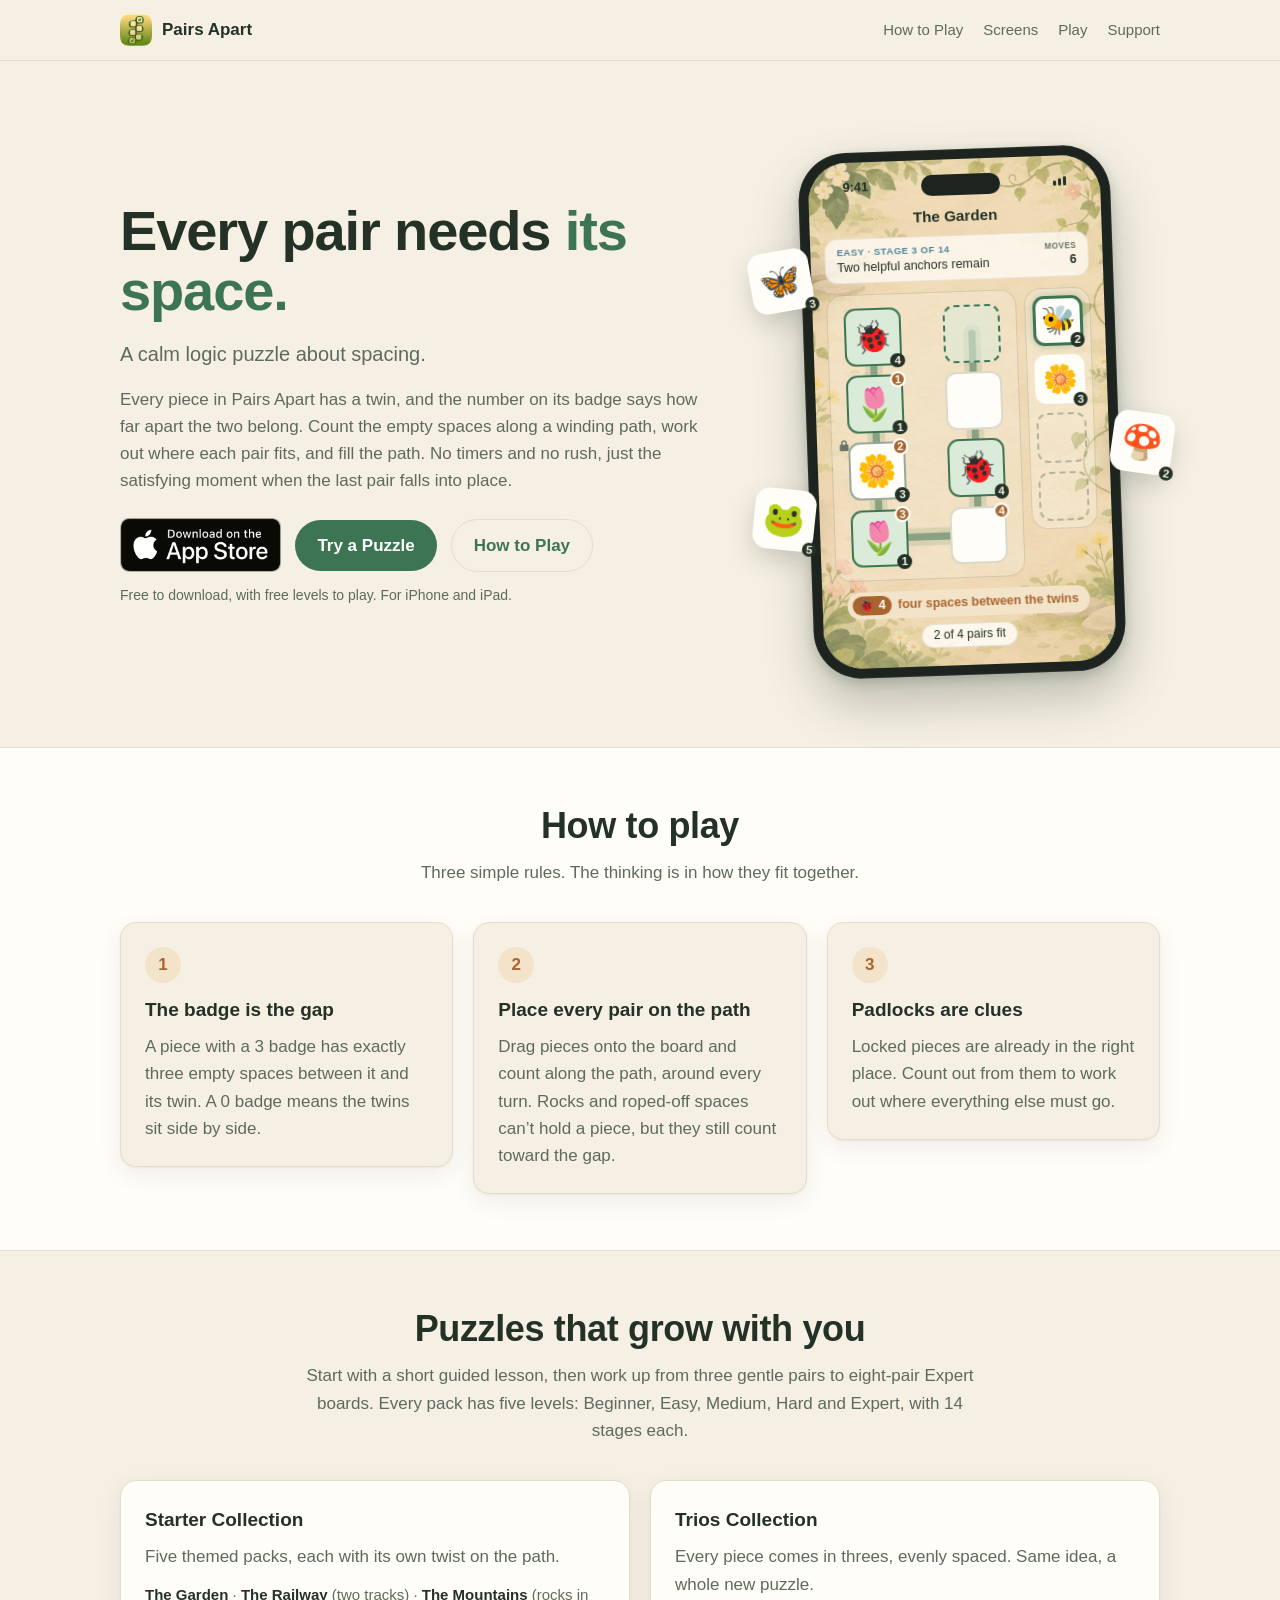
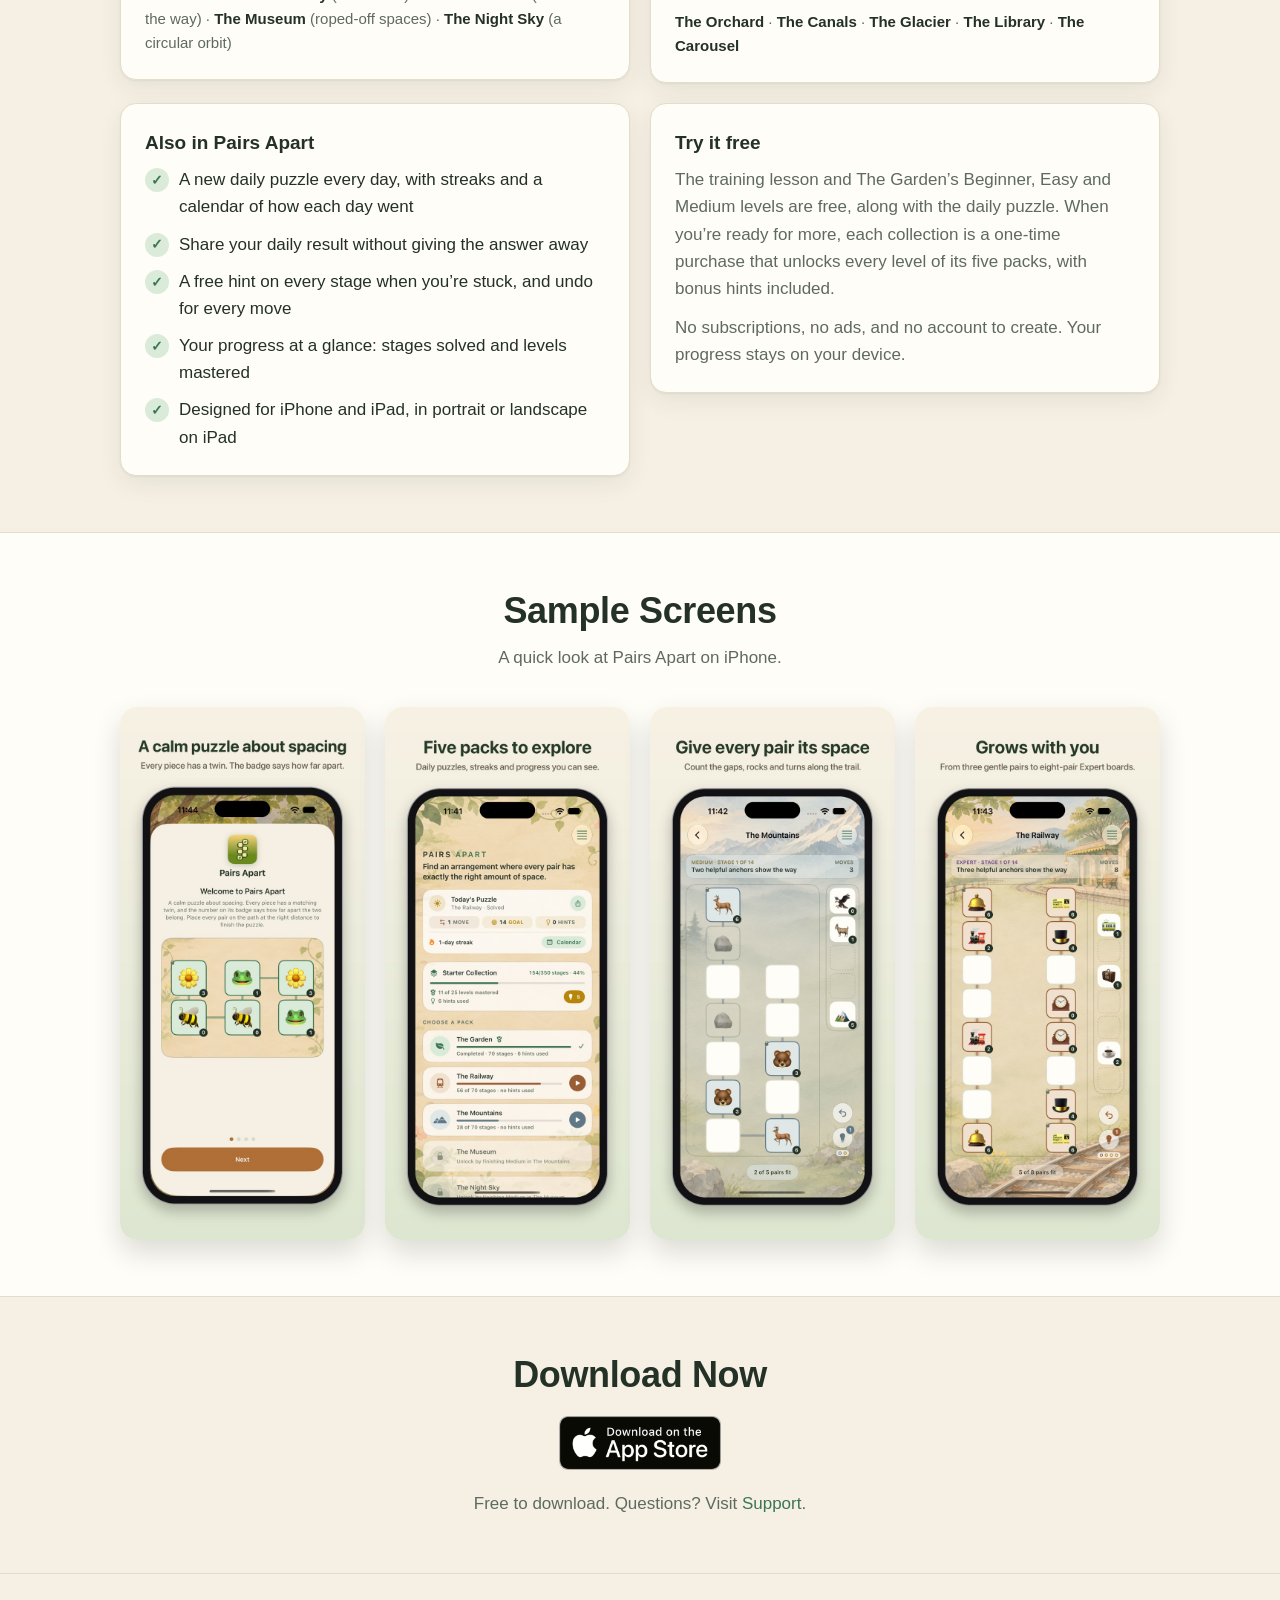
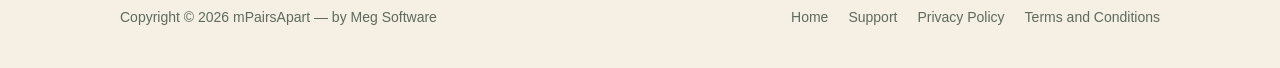
<file: index.html>
<!doctype html>
<html lang="en">
<head>
  <meta charset="utf-8">
  <meta name="viewport" content="width=device-width, initial-scale=1">
  <title>Pairs Apart — A calm puzzle about spacing</title>
  <meta name="description" content="Pairs Apart is a calm logic puzzle for iPhone and iPad. Every piece has a twin, and the badge says how far apart they belong. Count the gaps and fill the path.">
  <link rel="canonical" href="https://www.mpairsapart.com/">
  <meta property="og:type" content="website">
  <meta property="og:site_name" content="Pairs Apart">
  <meta property="og:title" content="Pairs Apart — A calm puzzle about spacing">
  <meta property="og:description" content="Every piece has a twin, and the badge says how far apart they belong. A calm logic puzzle for iPhone and iPad.">
  <meta property="og:url" content="https://www.mpairsapart.com/">
  <meta property="og:image" content="https://www.mpairsapart.com/Images/icon-512.png">
  <meta name="twitter:card" content="summary">
  <link rel="icon" type="image/png" href="Images/icon-192.png">
  <link rel="apple-touch-icon" href="Images/apple-touch-icon.png">
  <link rel="stylesheet" href="styles.css?v=3">
</head>
<body>
  <header class="site-header">
    <div class="wrap">
      <a class="brand" href="./"><img src="Images/icon-192.png" alt="">Pairs Apart</a>
      <nav class="nav" aria-label="Main">
        <a class="hide-small" href="#how-to-play">How to Play</a>
        <a class="hide-small" href="#screens">Screens</a>
        <a href="play/">Play</a>
        <a href="support/">Support</a>
      </nav>
    </div>
  </header>

  <main>
    <!-- Hero -->
    <section class="hero">
      <div class="wrap">
        <div>
          <h1>Every pair needs <span class="accent">its space.</span></h1>
          <p class="lead">A calm logic puzzle about spacing.</p>
          <p>Every piece in Pairs Apart has a twin, and the number on its badge says how far apart the two belong. Count the empty spaces along a winding path, work out where each pair fits, and fill the path. No timers and no rush, just the satisfying moment when the last pair falls into place.</p>
          <div class="actions">
            <a class="app-store-badge" href="https://apps.apple.com/app/id6838340865"><img src="Images/appstore-black.png" alt="Download on the App Store" width="162" height="54"></a>
            <a class="button" href="play/">Try a Puzzle</a>
            <a class="button secondary" href="#how-to-play">How to Play</a>
          </div>
          <p class="note">Free to download, with free levels to play. For iPhone and iPad.</p>
        </div>
        <div class="hero-art" role="img" aria-label="Pairs Apart on iPhone: a Garden puzzle in progress. The two ladybirds have a 4 badge and sit four spaces apart along the winding path.">
          <div class="float-tile t1" aria-hidden="true"><span class="e">🦋</span><span class="b">3</span></div>
          <div class="float-tile t2" aria-hidden="true"><span class="e">🍄</span><span class="b">2</span></div>
          <div class="float-tile t3" aria-hidden="true"><span class="e">🐸</span><span class="b">5</span></div>
          <div class="phone" aria-hidden="true">
            <div class="screen">
              <div class="status"><span>9:41</span><span class="island"></span><span class="bars"><i></i><i></i><i></i></span></div>
              <div class="p-title">The Garden</div>
              <div class="p-info">
                <div><div class="p-eyebrow">Easy · Stage 3 of 14</div><div class="p-line">Two helpful anchors remain</div></div>
                <div class="p-moves"><div class="p-eyebrow">Moves</div><b>6</b></div>
              </div>
              <div class="p-play">
                <div class="p-board">
                  <svg viewBox="0 0 98 162" preserveAspectRatio="none"><path d="M18 18V144H80V18" fill="none" stroke="rgba(61,117,82,.14)" stroke-width="11" stroke-linecap="round" stroke-linejoin="round"/><path d="M18 18V144H80V18" fill="none" stroke="rgba(61,117,82,.5)" stroke-width="4.5" stroke-linecap="round" stroke-linejoin="round"/></svg>
                  <div class="p-slot ok" style="grid-area:1/1"><span class="e">🐞</span><span class="b">4</span></div>
                  <div class="p-slot ok" style="grid-area:2/1"><span class="e">🌷</span><span class="b">1</span><span class="n">1</span></div>
                  <div class="p-slot lock" style="grid-area:3/1"><svg class="lk" viewBox="0 0 16 16" fill="currentColor"><path d="M4.5 7V5a3.5 3.5 0 0 1 7 0v2h.5A1.5 1.5 0 0 1 13.5 8.5v5A1.5 1.5 0 0 1 12 15H4a1.5 1.5 0 0 1-1.5-1.5v-5A1.5 1.5 0 0 1 4 7h.5Zm1.6 0h3.8V5a1.9 1.9 0 0 0-3.8 0v2Z"/></svg><span class="e">🌼</span><span class="b">3</span><span class="n">2</span></div>
                  <div class="p-slot ok" style="grid-area:4/1"><span class="e">🌷</span><span class="b">1</span><span class="n">3</span></div>
                  <div class="p-slot" style="grid-area:4/2"><span class="n">4</span></div>
                  <div class="p-slot ok" style="grid-area:3/2"><span class="e">🐞</span><span class="b">4</span></div>
                  <div class="p-slot" style="grid-area:2/2"></div>
                  <div class="p-slot drop" style="grid-area:1/2"></div>
                </div>
                <div class="p-tray">
                  <div class="p-piece sel"><span class="e">🐝</span><span class="b">2</span></div>
                  <div class="p-piece"><span class="e">🌼</span><span class="b">3</span></div>
                  <div class="p-piece empty"></div>
                  <div class="p-piece empty"></div>
                </div>
              </div>
              <div class="p-callout"><span>🐞 4</span> four spaces between the twins</div>
              <div class="p-pill">2 of 4 pairs fit</div>
            </div>
          </div>
        </div>
      </div>
    </section>

    <!-- How to play -->
    <section class="band" id="how-to-play">
      <div class="wrap">
        <h2>How to play</h2>
        <p class="section-lead">Three simple rules. The thinking is in how they fit together.</p>
        <div class="three-col">
          <div class="card">
            <span class="step-number">1</span>
            <h3>The badge is the gap</h3>
            <p>A piece with a 3 badge has exactly three empty spaces between it and its twin. A 0 badge means the twins sit side by side.</p>
          </div>
          <div class="card">
            <span class="step-number">2</span>
            <h3>Place every pair on the path</h3>
            <p>Drag pieces onto the board and count along the path, around every turn. Rocks and roped-off spaces can’t hold a piece, but they still count toward the gap.</p>
          </div>
          <div class="card">
            <span class="step-number">3</span>
            <h3>Padlocks are clues</h3>
            <p>Locked pieces are already in the right place. Count out from them to work out where everything else must go.</p>
          </div>
        </div>
      </div>
    </section>

    <!-- What's inside -->
    <section id="about">
      <div class="wrap">
        <h2>Puzzles that grow with you</h2>
        <p class="section-lead">Start with a short guided lesson, then work up from three gentle pairs to eight-pair Expert boards. Every pack has five levels: Beginner, Easy, Medium, Hard and Expert, with 14 stages each.</p>
        <div class="two-col">
          <div class="card">
            <h3>Starter Collection</h3>
            <p>Five themed packs, each with its own twist on the path.</p>
            <p class="pack-list"><strong>The Garden</strong> · <strong>The Railway</strong> (two tracks) · <strong>The Mountains</strong> (rocks in the way) · <strong>The Museum</strong> (roped-off spaces) · <strong>The Night Sky</strong> (a circular orbit)</p>
          </div>
          <div class="card">
            <h3>Trios Collection</h3>
            <p>Every piece comes in threes, evenly spaced. Same idea, a whole new puzzle.</p>
            <p class="pack-list"><strong>The Orchard</strong> · <strong>The Canals</strong> · <strong>The Glacier</strong> · <strong>The Library</strong> · <strong>The Carousel</strong></p>
          </div>
        </div>
        <div class="two-col" style="margin-top: 20px;">
          <div class="card">
            <h3>Also in Pairs Apart</h3>
            <ul class="feature-list">
              <li>A new daily puzzle every day, with streaks and a calendar of how each day went</li>
              <li>Share your daily result without giving the answer away</li>
              <li>A free hint on every stage when you’re stuck, and undo for every move</li>
              <li>Your progress at a glance: stages solved and levels mastered</li>
              <li>Designed for iPhone and iPad, in portrait or landscape on iPad</li>
            </ul>
          </div>
          <div class="card">
            <h3>Try it free</h3>
            <p>The training lesson and The Garden’s Beginner, Easy and Medium levels are free, along with the daily puzzle. When you’re ready for more, each collection is a one-time purchase that unlocks every level of its five packs, with bonus hints included.</p>
            <p>No subscriptions, no ads, and no account to create. Your progress stays on your device.</p>
          </div>
        </div>
      </div>
    </section>

    <!-- Screens -->
    <section class="band" id="screens">
      <div class="wrap">
        <h2>Sample Screens</h2>
        <p class="section-lead">A quick look at Pairs Apart on iPhone.</p>
        <div class="screens">
          <img src="Images/welcome-web.jpg" alt="Welcome to Pairs Apart: every piece has a twin, and the badge says how far apart" width="660" height="1434" loading="lazy">
          <img src="Images/home-web.jpg" alt="The home screen with today’s puzzle, a daily streak, collection progress and five packs to explore" width="660" height="1434" loading="lazy">
          <img src="Images/mountains-web.jpg" alt="A Medium puzzle in The Mountains, counting the gaps around rocks along the trail" width="660" height="1434" loading="lazy">
          <img src="Images/railway-web.jpg" alt="An eight-pair Expert puzzle in The Railway, with two winding tracks" width="660" height="1434" loading="lazy">
        </div>
      </div>
    </section>

    <!-- Download -->
    <section class="download">
      <div class="wrap">
        <h2>Download Now</h2>
        <a class="app-store-badge" href="https://apps.apple.com/app/id6838340865"><img src="Images/appstore-black.png" alt="Download on the App Store" width="162" height="54"></a>
        <p>Free to download. Questions? Visit <a href="support/">Support</a>.</p>
      </div>
    </section>
  </main>

  <footer class="site-footer">
    <div class="wrap">
      <span>Copyright © 2026 mPairsApart — by Meg Software</span>
      <nav aria-label="Footer">
        <a href="./">Home</a>
        <a href="support/">Support</a>
        <a href="privacy-policy/">Privacy Policy</a>
        <a href="terms-and-conditions/">Terms and Conditions</a>
      </nav>
    </div>
  </footer>
</body>
</html>
</file>
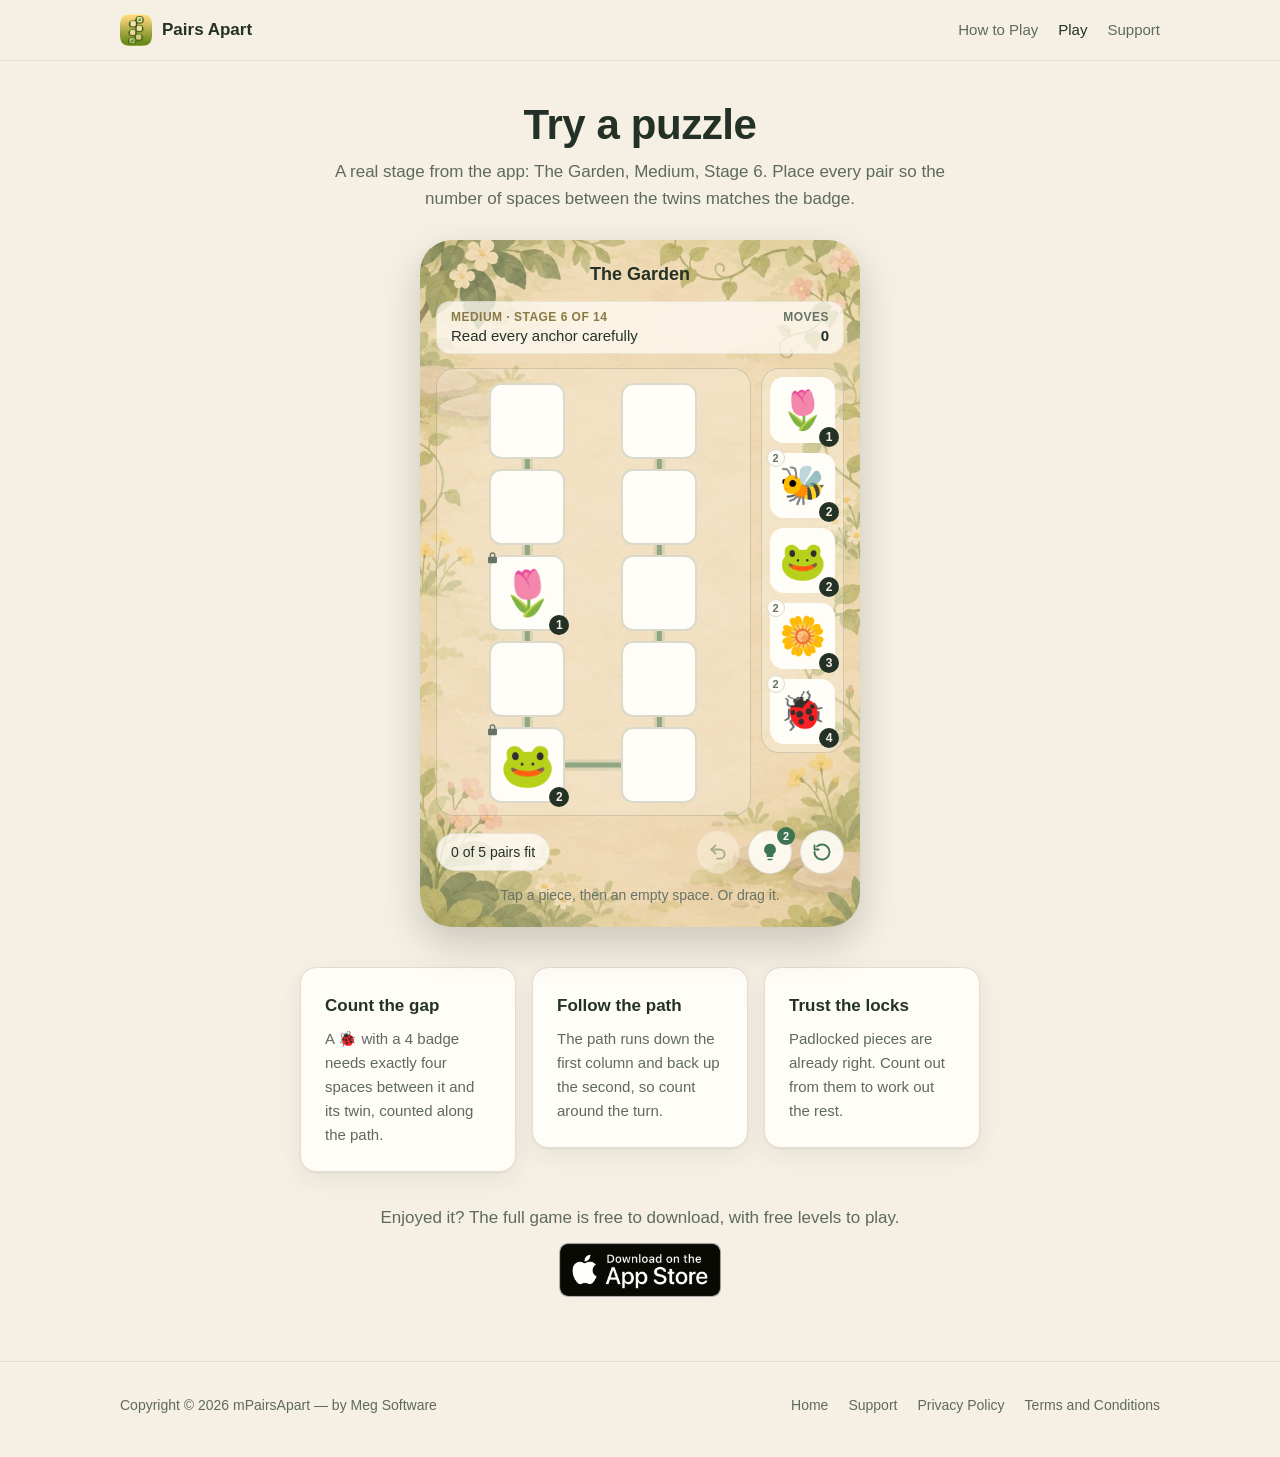
<file: play/index.html>
<!doctype html>
<html lang="en">
<head>
  <meta charset="utf-8">
  <meta name="viewport" content="width=device-width, initial-scale=1">
  <title>Play a Puzzle — Pairs Apart</title>
  <meta name="description" content="Try a real Pairs Apart puzzle in your browser: The Garden, Medium, Stage 6. Place each pair so the badge matches the gap between them.">
  <link rel="canonical" href="https://www.mpairsapart.com/play/">
  <meta property="og:type" content="website">
  <meta property="og:site_name" content="Pairs Apart">
  <meta property="og:title" content="Play a Pairs Apart puzzle">
  <meta property="og:description" content="The Garden, Medium, Stage 6. Five pairs, ten spaces, two anchors. Can you give every pair its space?">
  <meta property="og:url" content="https://www.mpairsapart.com/play/">
  <meta property="og:image" content="https://www.mpairsapart.com/Images/icon-512.png">
  <link rel="icon" type="image/png" href="../Images/icon-192.png">
  <link rel="apple-touch-icon" href="../Images/apple-touch-icon.png">
  <link rel="stylesheet" href="../styles.css?v=3">
  <style>
    /* The game screen keeps the app's light look in both site themes,
       like a phone screen sitting on the page. Colours from Theme.swift. */
    .game-wrap { padding: 40px 0 56px; }
    .game-intro { text-align: center; max-width: 620px; margin: 0 auto 28px; }
    .game-intro h1 { font-size: clamp(30px, 5vw, 42px); line-height: 1.12; letter-spacing: -0.01em; margin: 0 0 10px; }
    .game-intro p { color: var(--muted); margin: 0; }

    .game {
      --g-bg: #f5f0e3;
      --g-surface: #fffdf7;
      --g-ink: #243127;
      --g-muted: #667366;
      --g-accent: #3d7552;
      --g-soft: #dbebd9;
      --g-track: #dbd9c9;
      --g-error: #a84f45;
      --g-medium: #8c7a45;
      --tile: 68px;
      position: relative;
      max-width: 440px;
      margin: 0 auto;
      padding: 18px 16px 20px;
      border-radius: 32px;
      color: var(--g-ink);
      background: var(--g-bg);
      box-shadow: 0 16px 40px rgba(0, 0, 0, 0.18);
      overflow: hidden;
      isolation: isolate;
      user-select: none;
      -webkit-user-select: none;
      -webkit-touch-callout: none;
    }
    .game::before {
      content: "";
      position: absolute;
      inset: 0;
      z-index: -1;
      background: url("../Images/garden-web.jpg") center / cover no-repeat;
      opacity: 0.85;
      mix-blend-mode: multiply;
    }

    .g-title { text-align: center; font-weight: 700; font-size: 18px; margin: 2px 0 12px; }

    .g-info {
      display: flex;
      justify-content: space-between;
      align-items: flex-end;
      gap: 12px;
      padding: 8px 14px;
      border-radius: 14px;
      background: rgba(255, 253, 247, 0.72);
      border: 1px solid rgba(36, 49, 39, 0.08);
      margin-bottom: 14px;
      line-height: 1.3;
    }
    .g-eyebrow { font-size: 12px; font-weight: 700; letter-spacing: 0.04em; text-transform: uppercase; color: var(--g-medium); }
    .g-challenge { font-size: 15px; }
    .g-moves { text-align: right; }
    .g-moves .g-eyebrow { color: var(--g-muted); }
    .g-moves strong { display: block; font-size: 15px; font-variant-numeric: tabular-nums; }

    .g-play { display: flex; gap: 10px; align-items: flex-start; }

    .g-board {
      position: relative;
      flex: 1;
      min-width: 0;
      border-radius: 18px;
      border: 1px solid rgba(36, 49, 39, 0.16);
      background: rgba(255, 253, 247, 0.18);
    }
    .g-board svg { position: absolute; inset: 0; width: 100%; height: 100%; pointer-events: none; }

    .slot, .tray-piece {
      position: absolute;
      width: var(--tile);
      height: var(--tile);
      border-radius: 12px;
      border: 2px solid var(--g-track);
      background: var(--g-surface);
      padding: 0;
      font: inherit;
      color: inherit;
      cursor: pointer;
      touch-action: none;
      transition: border-color 0.15s, background-color 0.15s, transform 0.15s;
    }
    .slot:focus-visible, .tray-piece:focus-visible { outline: 3px solid var(--g-accent); outline-offset: 2px; }
    .slot.locked { cursor: default; }
    .slot.correct { background: var(--g-soft); border-color: var(--g-accent); }
    .slot.incorrect { border-color: var(--g-error); animation: pulse 1.2s ease-in-out infinite; }
    .slot.drop-target { border-color: var(--g-accent); border-width: 4px; }
    .slot.can-place { border-color: rgba(61, 117, 82, 0.55); }
    .slot.dragging-source .piece { opacity: 0.25; }
    @keyframes pulse {
      0%, 100% { box-shadow: inset 0 0 0 40px rgba(168, 79, 69, 0); }
      50% { box-shadow: inset 0 0 0 40px rgba(168, 79, 69, 0.16); }
    }

    .piece { position: absolute; inset: 0; display: grid; place-items: center; pointer-events: none; }
    .piece .emoji { font-size: calc(var(--tile) * 0.58); line-height: 1; }
    .piece .badge {
      position: absolute;
      right: -6px;
      bottom: -6px;
      min-width: 20px;
      height: 20px;
      padding: 0 5px;
      border-radius: 999px;
      background: var(--g-ink);
      color: var(--g-bg);
      font-size: 12px;
      font-weight: 700;
      line-height: 20px;
      text-align: center;
      font-variant-numeric: tabular-nums;
    }
    .piece .lock {
      position: absolute;
      left: -5px;
      top: -6px;
      width: 13px;
      height: 13px;
      color: var(--g-muted);
    }
    .piece .lock.hint { color: var(--g-accent); }


    .g-tray {
      position: relative;
      flex: none;
      display: flex;
      flex-direction: column;
      gap: 10px;
      padding: 8px;
      border-radius: 18px;
      border: 1px solid rgba(36, 49, 39, 0.16);
      background: rgba(255, 253, 247, 0.28);
    }
    .tray-piece { position: relative; width: calc(var(--tile) * 0.86); height: calc(var(--tile) * 0.86); border-color: transparent; border-radius: 14px; }
    .tray-piece .piece .emoji { font-size: calc(var(--tile) * 0.5); }
    .tray-piece.selected { border: 3px solid var(--g-accent); box-shadow: 0 0 10px rgba(61, 117, 82, 0.35); }
    .tray-piece.empty { background: transparent; border: 2px dashed rgba(102, 115, 102, 0.45); cursor: default; }
    .tray-piece .left {
      position: absolute;
      left: -5px;
      top: -6px;
      min-width: 18px;
      height: 18px;
      border-radius: 999px;
      background: var(--g-surface);
      border: 1px solid var(--g-track);
      color: var(--g-muted);
      font-size: 11px;
      font-weight: 700;
      line-height: 16px;
      text-align: center;
    }

    .g-footer { display: flex; align-items: center; justify-content: space-between; gap: 10px; margin-top: 14px; }
    .g-status {
      padding: 7px 14px;
      border-radius: 999px;
      background: rgba(255, 253, 247, 0.8);
      border: 1px solid rgba(36, 49, 39, 0.1);
      font-size: 14px;
      white-space: nowrap;
    }
    .g-tools { display: flex; gap: 8px; }
    .g-tool {
      position: relative;
      width: 44px;
      height: 44px;
      border-radius: 50%;
      border: 1px solid rgba(36, 49, 39, 0.12);
      background: rgba(255, 253, 247, 0.9);
      color: var(--g-accent);
      display: grid;
      place-items: center;
      cursor: pointer;
      padding: 0;
    }
    .g-tool:disabled { opacity: 0.4; cursor: default; }
    .g-tool svg { width: 20px; height: 20px; }
    .g-tool .n {
      position: absolute;
      top: -4px;
      right: -4px;
      min-width: 18px;
      height: 18px;
      border-radius: 999px;
      background: var(--g-accent);
      color: #fff;
      font-size: 11px;
      font-weight: 700;
      line-height: 18px;
      text-align: center;
    }
    .g-message { min-height: 1.4em; margin: 10px 4px 0; text-align: center; font-size: 14px; color: var(--g-muted); }

    .ghost {
      position: fixed;
      z-index: 100;
      width: var(--tile);
      height: var(--tile);
      border-radius: 12px;
      border: 2px solid var(--g-accent);
      background: var(--g-surface);
      box-shadow: 0 10px 24px rgba(0, 0, 0, 0.22);
      pointer-events: none;
      transform: translate(-50%, -50%) scale(1.08);
    }

    .g-done {
      position: absolute;
      inset: 0;
      display: none;
      place-items: center;
      padding: 24px;
      background: rgba(245, 240, 227, 0.78);
      backdrop-filter: blur(3px);
      -webkit-backdrop-filter: blur(3px);
      z-index: 5;
    }
    .g-done.show { display: grid; animation: fade 0.35s ease-out; }
    @keyframes fade { from { opacity: 0; } to { opacity: 1; } }
    .g-done-card {
      max-width: 320px;
      text-align: center;
      padding: 26px 22px 22px;
      border-radius: 22px;
      background: var(--g-surface);
      box-shadow: 0 12px 32px rgba(0, 0, 0, 0.16);
    }
    .g-done-card .big { font-size: 44px; line-height: 1; margin-bottom: 8px; }
    .g-done-card h2 { font-size: 24px; margin: 0 0 6px; text-align: center; color: var(--g-ink); }
    .g-done-card p { margin: 0 0 16px; color: var(--g-muted); font-size: 15px; }
    .g-done-card .app-store-badge { display: inline-block; margin-bottom: 10px; }
    .g-link { background: none; border: 0; padding: 4px; font: inherit; font-size: 15px; color: var(--g-accent); cursor: pointer; }

    .play-help { max-width: 680px; margin: 40px auto 0; }
    .play-help .three-col { gap: 16px; }
    .play-help .card h3 { font-size: 17px; }
    .play-help .card p { font-size: 15px; }
    .play-cta { text-align: center; margin-top: 32px; }
    .play-cta p { color: var(--muted); margin: 0 0 12px; }
    .play-cta .app-store-badge { display: inline-block; }

    .g-pack { display: none; }

    /* Phones: the game comes first and fills the screen below the header.
       The header scrolls away, the intro moves below the game, the pack
       name joins the stage line, and the spacing tightens. The script
       then sizes the tiles so the whole game fits the screen's height. */
    @media (max-width: 640px) {
      .site-header { position: static; }
      .game-wrap { padding: 8px 0 32px; }
      .game-wrap > .wrap { display: flex; flex-direction: column; padding: 0 8px; }
      .game-intro { order: 2; margin: 28px auto 0; padding: 0 8px; }
      .game-intro h1 { font-size: 26px; }
      .game-intro p { font-size: 15px; }
      .play-help { order: 3; margin-top: 24px; padding: 0 8px; }
      .game { padding: 10px 10px 8px; border-radius: 24px; }
      .g-title { display: none; }
      .g-pack { display: inline; }
      .g-info { padding: 6px 10px; margin-bottom: 8px; border-radius: 12px; }
      .g-eyebrow { font-size: 11px; }
      .g-challenge { font-size: 14px; }
      .g-moves strong { font-size: 14px; }
      .g-play { gap: 8px; }
      .g-tray { gap: 8px; padding: 6px; }
      .g-footer { margin-top: 8px; }
      .g-status { padding: 6px 12px; font-size: 13px; }
      .g-tool { width: 40px; height: 40px; }
      .g-message { min-height: 1.3em; margin: 6px 4px 0; font-size: 13px; }
    }
    @media (prefers-reduced-motion: reduce) {
      .slot.incorrect, .g-done.show { animation: none; }
    }
  </style>
</head>
<body>
  <header class="site-header">
    <div class="wrap">
      <a class="brand" href="../"><img src="../Images/icon-192.png" alt="">Pairs Apart</a>
      <nav class="nav" aria-label="Main">
        <a class="hide-small" href="../#how-to-play">How to Play</a>
        <a href="../play/" aria-current="page">Play</a>
        <a href="../support/">Support</a>
      </nav>
    </div>
  </header>

  <main class="game-wrap">
    <div class="wrap">
      <div class="game-intro">
        <h1>Try a puzzle</h1>
        <p>A real stage from the app: The Garden, Medium, Stage 6. Place every pair so the number of spaces between the twins matches the badge.</p>
      </div>

      <section class="game" id="game" aria-label="Pairs Apart puzzle">
        <div class="g-title">The Garden</div>
        <div class="g-info">
          <div>
            <div class="g-eyebrow"><span class="g-pack">The Garden · </span>Medium · Stage 6 of 14</div>
            <div class="g-challenge">Read every anchor carefully</div>
          </div>
          <div class="g-moves">
            <div class="g-eyebrow">Moves</div>
            <strong id="moves">0</strong>
          </div>
        </div>

        <div class="g-play">
          <div class="g-board" id="board" role="group" aria-label="Winding path with 10 spaces"></div>
          <div class="g-tray" id="tray" role="group" aria-label="Pieces to place"></div>
        </div>

        <div class="g-footer">
          <div class="g-status" id="status" aria-live="polite">0 of 5 pairs fit</div>
          <div class="g-tools">
            <button class="g-tool" id="undo" type="button" aria-label="Undo" title="Undo">
              <svg viewBox="0 0 24 24" fill="none" stroke="currentColor" stroke-width="2.2" stroke-linecap="round" stroke-linejoin="round"><path d="M9 14 4 9l5-5"/><path d="M4 9h10.5a5.5 5.5 0 0 1 0 11H11"/></svg>
            </button>
            <button class="g-tool" id="hint" type="button" aria-label="Hint" title="Hint: lock one correct piece">
              <svg viewBox="0 0 24 24" fill="currentColor"><path d="M12 2a7 7 0 0 0-4 12.74V17a1 1 0 0 0 1 1h6a1 1 0 0 0 1-1v-2.26A7 7 0 0 0 12 2Zm-3 18h6v1a1 1 0 0 1-1 1h-4a1 1 0 0 1-1-1v-1Z"/></svg>
              <span class="n" id="hint-count">2</span>
            </button>
            <button class="g-tool" id="reset" type="button" aria-label="Start over" title="Start over">
              <svg viewBox="0 0 24 24" fill="none" stroke="currentColor" stroke-width="2.2" stroke-linecap="round" stroke-linejoin="round"><path d="M3 12a9 9 0 1 0 3-6.7"/><path d="M3 4v5h5"/></svg>
            </button>
          </div>
        </div>
        <p class="g-message" id="message" aria-live="polite">Tap a piece, then an empty space. Or drag it.</p>

        <div class="g-done" id="done" role="dialog" aria-modal="false" aria-labelledby="done-title">
          <div class="g-done-card">
            <div class="big">🌼</div>
            <h2 id="done-title">Stage 6 complete</h2>
            <p id="done-detail">Every pair has its space.</p>
            <a class="app-store-badge" href="https://apps.apple.com/app/id6838340865"><img src="../Images/appstore-black.png" alt="Download on the App Store" width="162" height="54"></a>
            <p style="margin: 0 0 6px;">Hundreds more stages, a new daily puzzle every day.</p>
            <button class="g-link" id="again" type="button">Play again</button>
          </div>
        </div>
      </section>

      <div class="play-help">
        <div class="three-col">
          <div class="card">
            <h3>Count the gap</h3>
            <p>A 🐞 with a 4 badge needs exactly four spaces between it and its twin, counted along the path.</p>
          </div>
          <div class="card">
            <h3>Follow the path</h3>
            <p>The path runs down the first column and back up the second, so count around the turn.</p>
          </div>
          <div class="card">
            <h3>Trust the locks</h3>
            <p>Padlocked pieces are already right. Count out from them to work out the rest.</p>
          </div>
        </div>
        <div class="play-cta">
          <p>Enjoyed it? The full game is free to download, with free levels to play.</p>
          <a class="app-store-badge" href="https://apps.apple.com/app/id6838340865"><img src="../Images/appstore-black.png" alt="Download on the App Store" width="162" height="54"></a>
        </div>
      </div>
    </div>
  </main>

  <footer class="site-footer">
    <div class="wrap">
      <span>Copyright © 2026 mPairsApart — by Meg Software</span>
      <nav aria-label="Footer">
        <a href="../">Home</a>
        <a href="../support/">Support</a>
        <a href="../privacy-policy/">Privacy Policy</a>
        <a href="../terms-and-conditions/">Terms and Conditions</a>
      </nav>
    </div>
  </footer>

  <script>
  (() => {
    // The Garden · Medium · Stage 6, exactly as the app generates it:
    // PuzzleFactory.make(pack: .garden, difficulty: .medium, sequenceNumber: 5).
    const PUZZLE = {
      pairs: [
        { id: 0, symbol: "🌷", gap: 1 },
        { id: 1, symbol: "🐝", gap: 2 },
        { id: 2, symbol: "🐸", gap: 2 },
        { id: 3, symbol: "🌼", gap: 3 },
        { id: 4, symbol: "🐞", gap: 4 }
      ],
      solution: [0, 3, 0, 4, 2, 3, 1, 2, 4, 1],
      anchors: [2, 4],
      hintCap: 2,
      rows: 5
    };
    const SLOTS = PUZZLE.solution.length;
    const STORE_KEY = "pairsApart.play.gardenMedium6";
    const LOCK_SVG = '<svg class="lock" viewBox="0 0 16 16" fill="currentColor" aria-hidden="true"><path d="M4.5 7V5a3.5 3.5 0 0 1 7 0v2h.5A1.5 1.5 0 0 1 13.5 8.5v5A1.5 1.5 0 0 1 12 15H4a1.5 1.5 0 0 1-1.5-1.5v-5A1.5 1.5 0 0 1 4 7h.5Zm1.6 0h3.8V5a1.9 1.9 0 0 0-3.8 0v2Z"/></svg>';
    const BULB_SVG = '<svg class="lock hint" viewBox="0 0 24 24" fill="currentColor" aria-hidden="true"><path d="M12 2a7 7 0 0 0-4 12.74V17a1 1 0 0 0 1 1h6a1 1 0 0 0 1-1v-2.26A7 7 0 0 0 12 2Zm-3 18h6v1a1 1 0 0 1-1 1h-4a1 1 0 0 1-1-1v-1Z"/></svg>';

    const $ = (id) => document.getElementById(id);
    const game = $("game"), boardEl = $("board"), trayEl = $("tray");
    const pairById = (id) => PUZZLE.pairs.find((p) => p.id === id);

    let state, history, selected = null;
    const slotEls = [];
    const trayEls = new Map();

    function freshState() {
      const board = Array(SLOTS).fill(null);
      PUZZLE.anchors.forEach((i) => { board[i] = PUZZLE.solution[i]; });
      return { board, moves: 0, hinted: [], solved: false };
    }

    function load() {
      try {
        const saved = JSON.parse(localStorage.getItem(STORE_KEY) || "null");
        if (saved && Array.isArray(saved.board) && saved.board.length === SLOTS) return saved;
      } catch (e) { /* storage unavailable */ }
      return freshState();
    }
    function save() {
      try { localStorage.setItem(STORE_KEY, JSON.stringify(state)); } catch (e) { /* ignore */ }
    }

    const isLocked = (i) => PUZZLE.anchors.includes(i) || state.hinted.includes(i);
    const onBoard = (id) => state.board.filter((v) => v === id).length;
    const remaining = (id) => 2 - onBoard(id);

    function status(id) {
      const pos = state.board.flatMap((v, i) => (v === id ? [i] : []));
      if (pos.length < 2) return "open";
      return Math.abs(pos[1] - pos[0]) - 1 === pairById(id).gap ? "correct" : "incorrect";
    }
    const correctCount = () => PUZZLE.pairs.filter((p) => status(p.id) === "correct").length;

    function snapshot() {
      history.push(JSON.stringify(state));
      if (history.length > 200) history.shift();
    }

    // ---------- Layout ----------
    // Two columns of five: down the first, back up the second (the app's snake).
    function cell(i) {
      const col = Math.floor(i / PUZZLE.rows);
      const off = i % PUZZLE.rows;
      return { col, row: col % 2 === 0 ? off : PUZZLE.rows - 1 - off };
    }

    let geo = null;
    function layout() {
      const gameW = game.clientWidth;
      const pad = parseFloat(getComputedStyle(game).paddingLeft) || 16;
      // Board width = game inner width − tray − gap. Tray ≈ 0.86·tile + 18.
      const inner = gameW - pad * 2 - 10;
      const tileByWidth = Math.floor((inner - 18 - 24 - 28) / 2.86);
      // Also fit the whole game in the screen's height, below the site
      // header, so small phones see the full board without scrolling.
      // Everything but the board stays the same height whatever the tile.
      const headerH = document.querySelector(".site-header").offsetHeight;
      const overhead = game.offsetHeight - boardEl.parentElement.offsetHeight;
      const room = window.innerHeight - headerH - 16 - overhead;
      // Board = rows of tiles + row gaps + 14px top and bottom + 2px border.
      const tileByHeight = Math.floor((room - 30 - (PUZZLE.rows - 1) * 10) / PUZZLE.rows);
      const tile = Math.max(40, Math.min(76, tileByWidth, tileByHeight));
      game.style.setProperty("--tile", tile + "px");
      const boardW = inner - (tile * 0.86 + 18 + 2);
      const rowGap = 10;
      const colGap = Math.min(56, Math.max(18, boardW - 2 * tile - 32));
      const contentW = 2 * tile + colGap;
      const left = (boardW - contentW) / 2;
      const top = 14;
      const height = PUZZLE.rows * tile + (PUZZLE.rows - 1) * rowGap + top * 2;
      boardEl.style.height = height + "px";
      geo = { tile, left, top, rowGap, colGap };
      for (let i = 0; i < SLOTS; i++) {
        const { col, row } = cell(i);
        const el = slotEls[i];
        el.style.left = left + col * (tile + colGap) + "px";
        el.style.top = top + row * (tile + rowGap) + "px";
      }
      drawPath();
    }

    function centre(i) {
      const { col, row } = cell(i);
      return [
        geo.left + col * (geo.tile + geo.colGap) + geo.tile / 2,
        geo.top + row * (geo.tile + geo.rowGap) + geo.tile / 2
      ];
    }

    function drawPath() {
      const pts = [];
      for (let i = 0; i < SLOTS; i++) pts.push(centre(i).join(","));
      const svg = boardEl.querySelector("svg");
      svg.innerHTML =
        '<polyline points="' + pts.join(" ") + '" fill="none" stroke="rgba(61,117,82,0.13)" stroke-width="11" stroke-linecap="round" stroke-linejoin="round"/>' +
        '<polyline points="' + pts.join(" ") + '" fill="none" stroke="rgba(61,117,82,0.48)" stroke-width="5" stroke-linecap="round" stroke-linejoin="round"/>';
    }

    // ---------- Rendering ----------
    function pieceHTML(pair, lockKind) {
      const lock = lockKind === "anchor" ? LOCK_SVG : lockKind === "hint" ? BULB_SVG : "";
      return '<span class="piece">' + lock + '<span class="emoji">' + pair.symbol + '</span><span class="badge">' + pair.gap + "</span></span>";
    }

    function build() {
      boardEl.innerHTML = '<svg aria-hidden="true"></svg>';
      for (let i = 0; i < SLOTS; i++) {
        const el = document.createElement("button");
        el.type = "button";
        el.className = "slot";
        el.dataset.index = i;
        boardEl.appendChild(el);
        slotEls[i] = el;
        attachPointer(el, () => {
          const id = state.board[i];
          return id !== null && !isLocked(i) && !state.solved ? { id, from: i } : null;
        }, () => tapSlot(i));
      }
      trayEl.innerHTML = "";
      PUZZLE.pairs.forEach((p) => {
        const el = document.createElement("button");
        el.type = "button";
        el.className = "tray-piece";
        trayEl.appendChild(el);
        trayEls.set(p.id, el);
        attachPointer(el, () => (remaining(p.id) > 0 && !state.solved ? { id: p.id, from: null } : null), () => tapTray(p.id));
      });
    }

    function render() {
      for (let i = 0; i < SLOTS; i++) {
        const el = slotEls[i];
        const id = state.board[i];
        const pair = id === null ? null : pairById(id);
        const st = id === null ? "open" : status(id);
        const lockKind = PUZZLE.anchors.includes(i) ? "anchor" : state.hinted.includes(i) ? "hint" : null;
        el.className = "slot" + (st !== "open" ? " " + st : "") + (lockKind ? " locked" : "") +
          (id === null && selected !== null ? " can-place" : "");
        const html = pair ? pieceHTML(pair, lockKind) : "";
        el.innerHTML = html;
        el.setAttribute("aria-label", "Space " + (i + 1) + ": " + (pair
          ? pair.symbol + ", " + pair.gap + " spaces between the pair" + (lockKind ? ", locked" : "") + (st === "correct" ? ", fits" : st === "incorrect" ? ", does not fit" : "")
          : "empty"));
      }
      PUZZLE.pairs.forEach((p) => {
        const el = trayEls.get(p.id);
        const left = remaining(p.id);
        el.className = "tray-piece" + (left === 0 ? " empty" : "") + (selected === p.id ? " selected" : "");
        el.innerHTML = left > 0 ? pieceHTML(p) + (left === 2 ? '<span class="left">2</span>' : "") : "";
        el.disabled = left === 0;
        el.setAttribute("aria-label", left > 0 ? p.symbol + ", " + p.gap + " spaces between the pair, " + left + " to place" : p.symbol + ", all placed");
        el.setAttribute("aria-pressed", selected === p.id ? "true" : "false");
      });
      $("moves").textContent = state.moves;
      const n = correctCount();
      $("status").textContent = n + " of 5 pairs fit";
      const hintsLeft = PUZZLE.hintCap - state.hinted.length;
      $("hint-count").textContent = hintsLeft;
      $("hint").disabled = hintsLeft <= 0 || state.solved;
      $("undo").disabled = history.length === 0 || state.solved;
      $("done").classList.toggle("show", state.solved);
      if (state.solved) {
        const h = state.hinted.length;
        $("done-detail").textContent = "Solved in " + state.moves + " moves" + (h ? " with " + h + (h === 1 ? " hint." : " hints.") : ", no hints.");
      }
    }

    function message(text) { $("message").textContent = text; }

    function afterMove() {
      state.moves++;
      if (correctCount() === PUZZLE.pairs.length) {
        state.solved = true;
        selected = null;
        message("Every pair has its space.");
      } else if (selected === null) {
        message("Tap a piece, then an empty space. Or drag it.");
      }
      save();
      render();
    }

    // ---------- Tap to place ----------
    function tapTray(id) {
      if (state.solved || remaining(id) === 0) return;
      selected = selected === id ? null : id;
      message(selected === null ? "Tap a piece, then an empty space. Or drag it." : "Now tap an empty space for " + pairById(id).symbol + ".");
      render();
    }

    function tapSlot(i) {
      if (state.solved || isLocked(i)) return;
      const id = state.board[i];
      if (id !== null) {
        // Pick the piece back up, ready to place somewhere else.
        snapshot();
        state.board[i] = null;
        selected = id;
        message("Picked up " + pairById(id).symbol + ". Tap an empty space to put it back.");
        afterMove();
      } else if (selected !== null) {
        snapshot();
        const placed = selected;
        state.board[i] = placed;
        if (remaining(placed) === 0) selected = null;
        afterMove();
      }
    }

    // ---------- Drag and drop ----------
    function attachPointer(el, payloadFor, onTap) {
      el.addEventListener("pointerdown", (e) => {
        if (e.button !== 0) return;
        const payload = payloadFor();
        const startX = e.clientX, startY = e.clientY;
        let ghost = null, target = null;

        const slotAt = (x, y) => {
          const hit = document.elementFromPoint(x, y);
          const s = hit && hit.closest(".slot");
          return s ? Number(s.dataset.index) : null;
        };
        const canDrop = (i) => i !== null && !isLocked(i) && i !== payload.from &&
          (payload.from !== null || state.board[i] === null);

        const move = (ev) => {
          if (!payload) return;
          if (!ghost) {
            if (Math.hypot(ev.clientX - startX, ev.clientY - startY) < 6) return;
            ghost = document.createElement("div");
            ghost.className = "ghost";
            ghost.innerHTML = pieceHTML(pairById(payload.id));
            game.appendChild(ghost);
            if (payload.from !== null) slotEls[payload.from].classList.add("dragging-source");
          }
          ghost.style.left = ev.clientX + "px";
          ghost.style.top = ev.clientY + "px";
          const i = slotAt(ev.clientX, ev.clientY);
          const next = canDrop(i) ? i : null;
          if (next !== target) {
            if (target !== null) slotEls[target].classList.remove("drop-target");
            target = next;
            if (target !== null) slotEls[target].classList.add("drop-target");
          }
        };

        const end = (ev) => {
          window.removeEventListener("pointermove", move);
          window.removeEventListener("pointerup", end);
          window.removeEventListener("pointercancel", cancel);
          if (!ghost) { onTap(); return; }
          ghost.remove();
          if (target !== null) slotEls[target].classList.remove("drop-target");
          if (payload.from !== null) slotEls[payload.from].classList.remove("dragging-source");
          const overBoard = boardEl.contains(document.elementFromPoint(ev.clientX, ev.clientY));
          if (target !== null) {
            snapshot();
            if (payload.from === null) {
              state.board[target] = payload.id;
            } else {
              // Move, or swap with the piece already there.
              const other = state.board[target];
              state.board[target] = payload.id;
              state.board[payload.from] = other;
            }
            selected = null;
            afterMove();
          } else if (payload.from !== null && !overBoard) {
            // Dragged off the board: back to the tray.
            snapshot();
            state.board[payload.from] = null;
            selected = null;
            afterMove();
          } else {
            render();
          }
        };

        const cancel = () => {
          window.removeEventListener("pointermove", move);
          window.removeEventListener("pointerup", end);
          window.removeEventListener("pointercancel", cancel);
          if (ghost) ghost.remove();
          if (target !== null) slotEls[target].classList.remove("drop-target");
          if (payload && payload.from !== null) slotEls[payload.from].classList.remove("dragging-source");
        };

        if (payload) e.preventDefault();
        window.addEventListener("pointermove", move);
        window.addEventListener("pointerup", end);
        window.addEventListener("pointercancel", cancel);
      });
      // Keyboard activation (Enter/Space) arrives as a click with no pointer.
      el.addEventListener("click", (e) => { if (e.detail === 0) onTap(); });
    }

    // ---------- Tools ----------
    $("undo").addEventListener("click", () => {
      if (!history.length || state.solved) return;
      state = JSON.parse(history.pop());
      selected = null;
      message("Undone.");
      save();
      render();
    });

    // A hint locks one correct piece in place, as in the app.
    $("hint").addEventListener("click", () => {
      if (state.solved || state.hinted.length >= PUZZLE.hintCap) return;
      const order = [...Array(SLOTS).keys()].filter((i) => !isLocked(i) && state.board[i] !== PUZZLE.solution[i]);
      if (!order.length) return;
      // Prefer an empty space, so the hint changes as little as possible.
      const i = order.find((k) => state.board[k] === null) ?? order[0];
      const id = PUZZLE.solution[i];
      snapshot();
      if (onBoard(id) === 2) {
        // Free a copy that's in the wrong place.
        const wrong = state.board.findIndex((v, k) => v === id && !isLocked(k) && PUZZLE.solution[k] !== id);
        if (wrong >= 0) state.board[wrong] = null;
      }
      state.board[i] = id;
      state.hinted.push(i);
      selected = null;
      message("Hint: " + pairById(id).symbol + " belongs in space " + (i + 1) + ".");
      state.moves++;
      if (correctCount() === PUZZLE.pairs.length) state.solved = true;
      save();
      render();
    });

    function restart() {
      state = freshState();
      history = [];
      selected = null;
      message("Tap a piece, then an empty space. Or drag it.");
      save();
      render();
    }
    $("reset").addEventListener("click", () => {
      if (state.moves === 0 || confirm("Start this stage over?")) restart();
    });
    $("again").addEventListener("click", restart);

    // ---------- Start ----------
    state = load();
    history = [];
    build();
    layout();
    render();
    new ResizeObserver(layout).observe(game);
    window.addEventListener("resize", layout);
  })();
  </script>
</body>
</html>
</file>
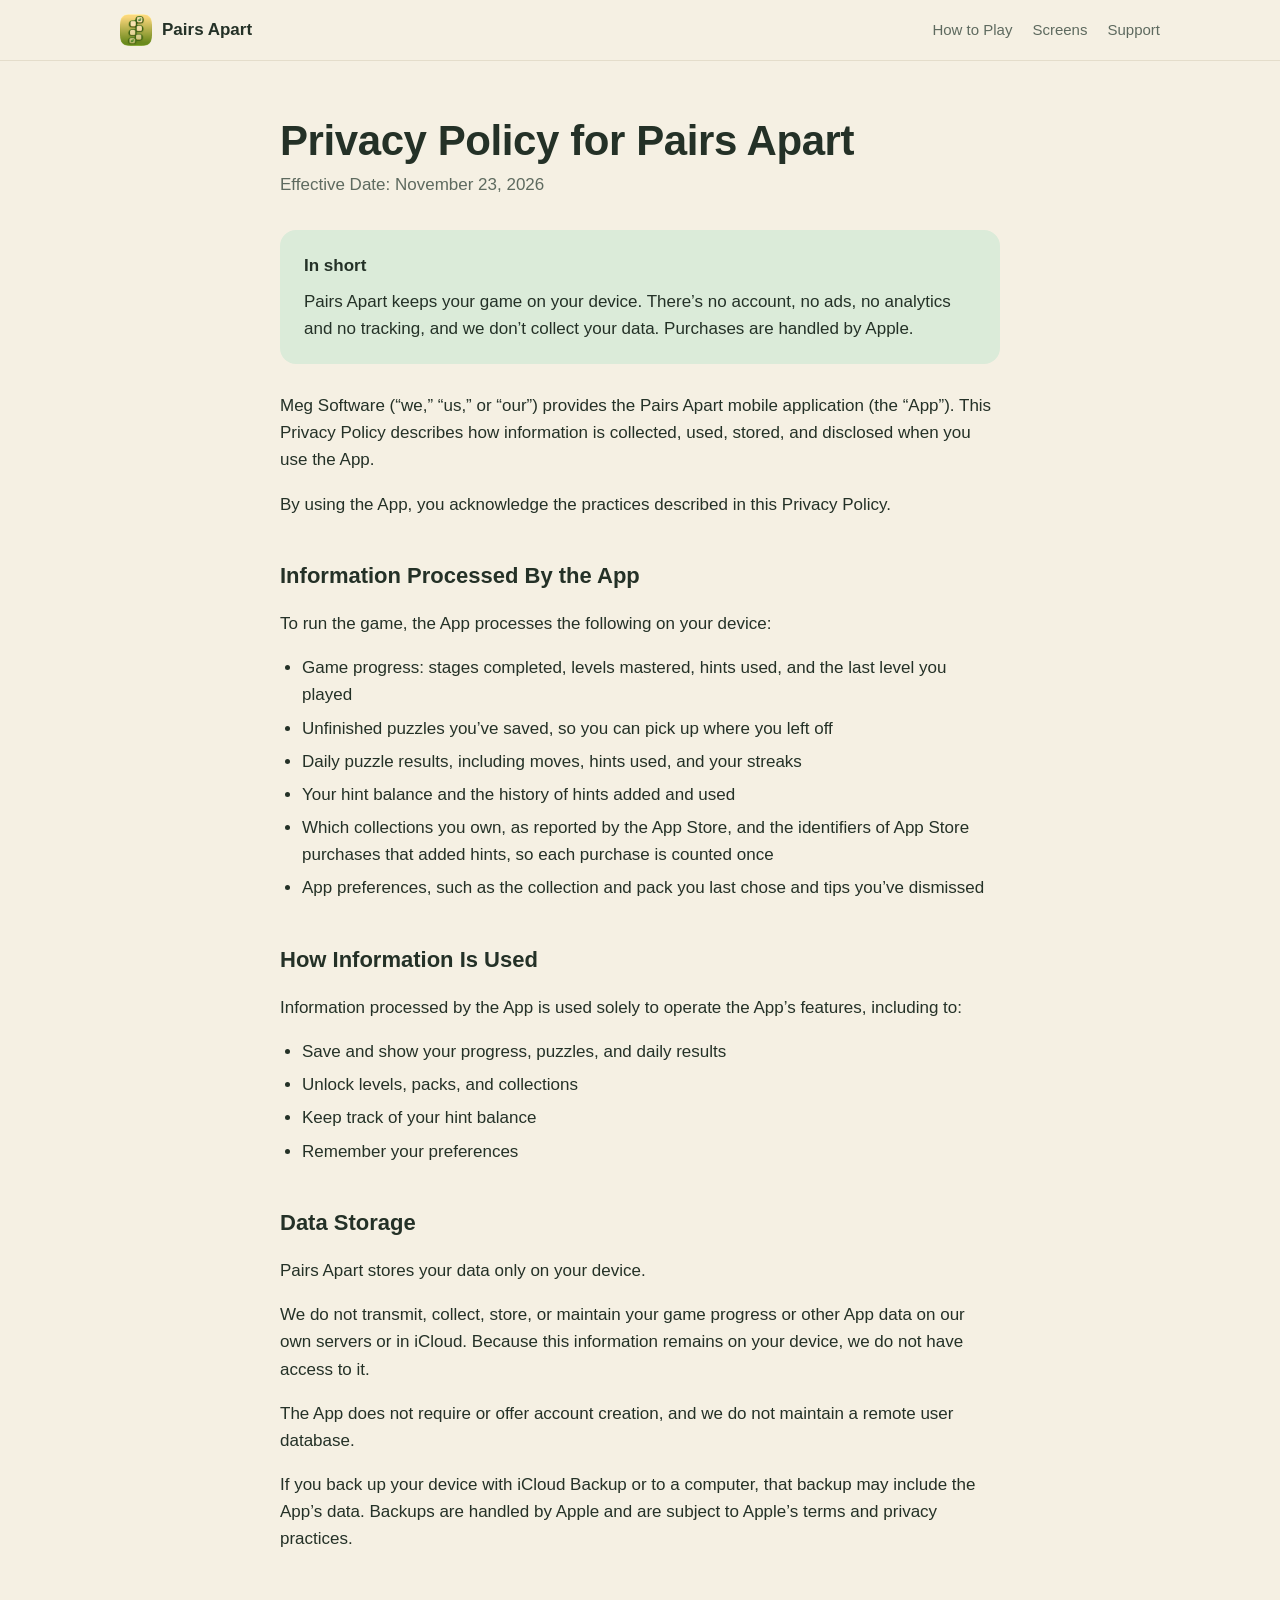
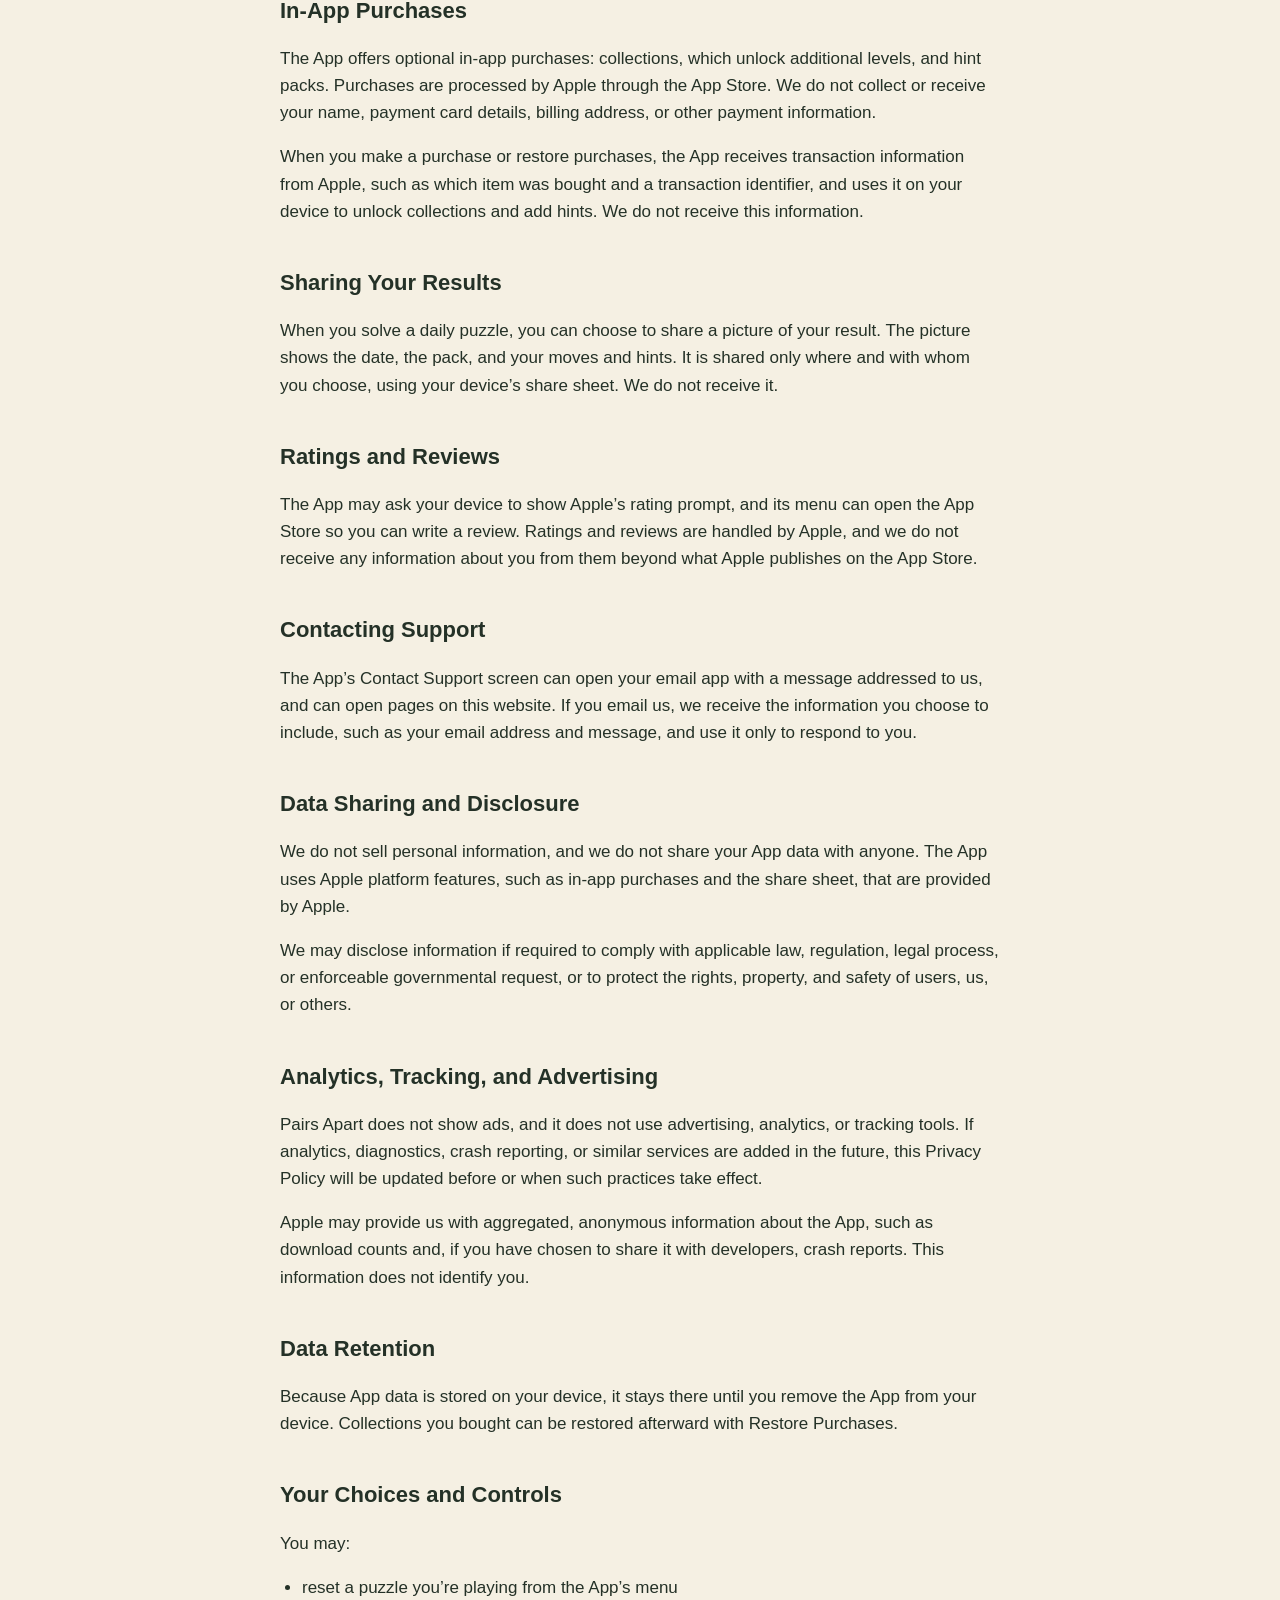
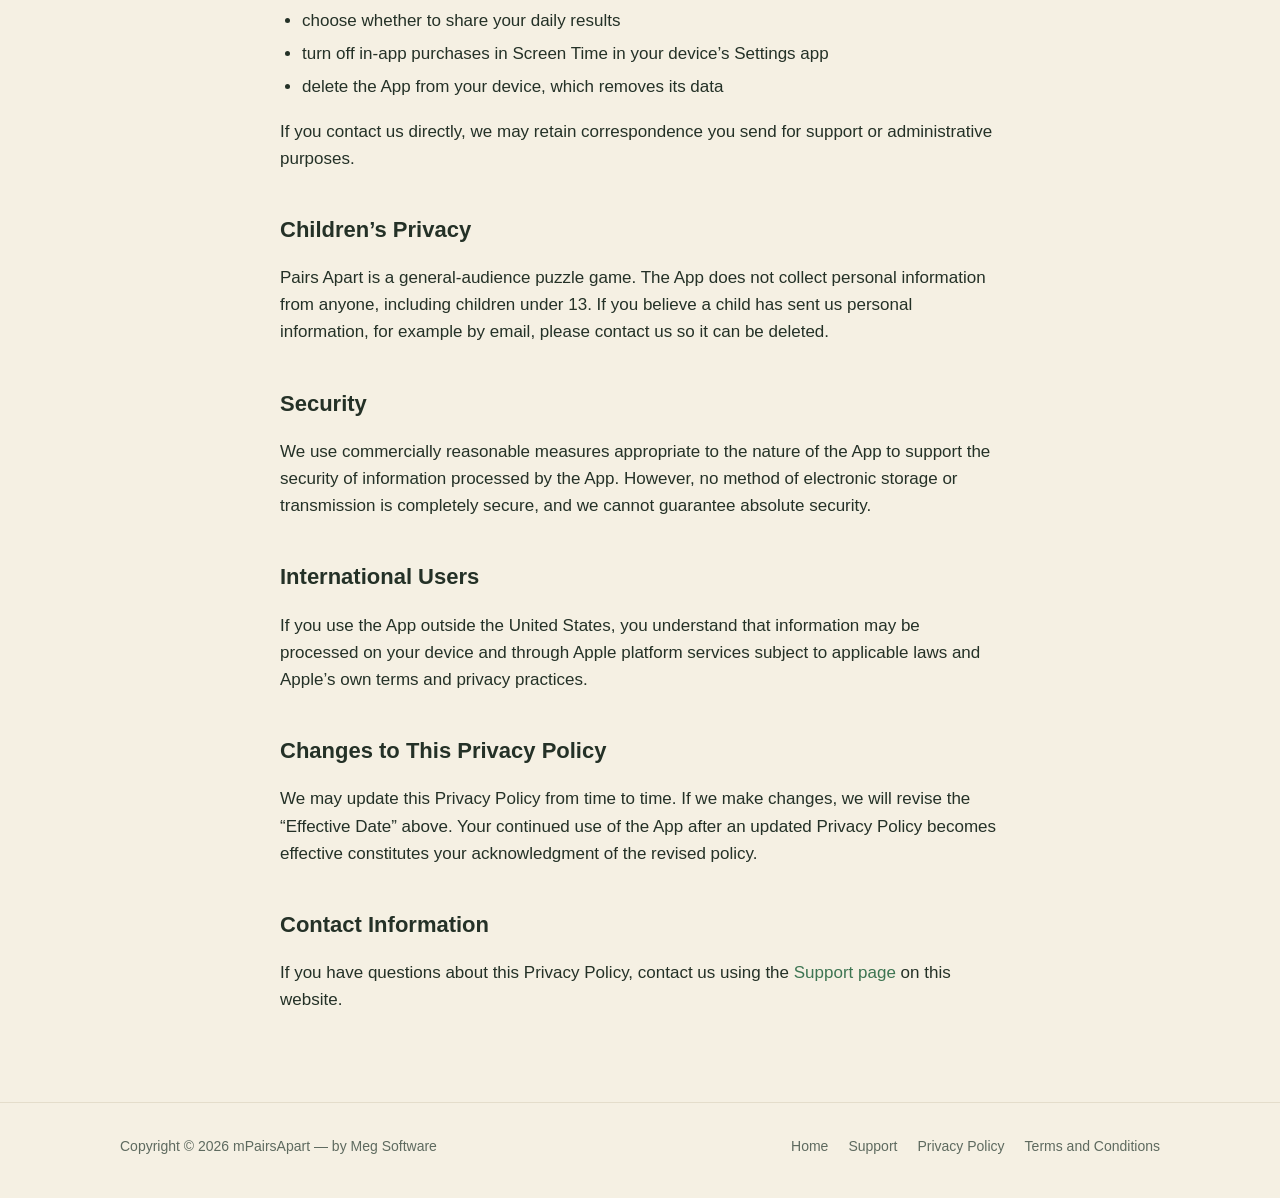
<file: privacy-policy/index.html>
<!doctype html>
<html lang="en">
<head>
  <meta charset="utf-8">
  <meta name="viewport" content="width=device-width, initial-scale=1">
  <title>Privacy Policy — Pairs Apart</title>
  <meta name="description" content="Privacy Policy for Pairs Apart.">
  <link rel="canonical" href="https://www.mpairsapart.com/privacy-policy/">
  <link rel="icon" type="image/png" href="../Images/icon-192.png">
  <link rel="apple-touch-icon" href="../Images/apple-touch-icon.png">
  <link rel="stylesheet" href="../styles.css?v=3">
</head>
<body>
  <header class="site-header">
    <div class="wrap">
      <a class="brand" href="../"><img src="../Images/icon-192.png" alt="">Pairs Apart</a>
      <nav class="nav" aria-label="Main">
        <a class="hide-small" href="../#how-to-play">How to Play</a>
        <a class="hide-small" href="../#screens">Screens</a>
        <a href="../support/">Support</a>
      </nav>
    </div>
  </header>

  <main class="doc">
    <h1>Privacy Policy for Pairs Apart</h1>
    <p class="updated">Effective Date: November 23, 2026</p>

    <div class="summary">
      <p><strong>In short</strong></p>
      <p>Pairs Apart keeps your game on your device. There’s no account, no ads, no analytics and no tracking, and we don’t collect your data. Purchases are handled by Apple.</p>
    </div>

    <p>Meg Software (“we,” “us,” or “our”) provides the Pairs Apart mobile application (the “App”). This Privacy Policy describes how information is collected, used, stored, and disclosed when you use the App.</p>
    <p>By using the App, you acknowledge the practices described in this Privacy Policy.</p>

    <h2>Information Processed By the App</h2>
    <p>To run the game, the App processes the following on your device:</p>
    <ul>
      <li>Game progress: stages completed, levels mastered, hints used, and the last level you played</li>
      <li>Unfinished puzzles you’ve saved, so you can pick up where you left off</li>
      <li>Daily puzzle results, including moves, hints used, and your streaks</li>
      <li>Your hint balance and the history of hints added and used</li>
      <li>Which collections you own, as reported by the App Store, and the identifiers of App Store purchases that added hints, so each purchase is counted once</li>
      <li>App preferences, such as the collection and pack you last chose and tips you’ve dismissed</li>
    </ul>

    <h2>How Information Is Used</h2>
    <p>Information processed by the App is used solely to operate the App’s features, including to:</p>
    <ul>
      <li>Save and show your progress, puzzles, and daily results</li>
      <li>Unlock levels, packs, and collections</li>
      <li>Keep track of your hint balance</li>
      <li>Remember your preferences</li>
    </ul>

    <h2>Data Storage</h2>
    <p>Pairs Apart stores your data only on your device.</p>
    <p>We do not transmit, collect, store, or maintain your game progress or other App data on our own servers or in iCloud. Because this information remains on your device, we do not have access to it.</p>
    <p>The App does not require or offer account creation, and we do not maintain a remote user database.</p>
    <p>If you back up your device with iCloud Backup or to a computer, that backup may include the App’s data. Backups are handled by Apple and are subject to Apple’s terms and privacy practices.</p>

    <h2>In-App Purchases</h2>
    <p>The App offers optional in-app purchases: collections, which unlock additional levels, and hint packs. Purchases are processed by Apple through the App Store. We do not collect or receive your name, payment card details, billing address, or other payment information.</p>
    <p>When you make a purchase or restore purchases, the App receives transaction information from Apple, such as which item was bought and a transaction identifier, and uses it on your device to unlock collections and add hints. We do not receive this information.</p>

    <h2>Sharing Your Results</h2>
    <p>When you solve a daily puzzle, you can choose to share a picture of your result. The picture shows the date, the pack, and your moves and hints. It is shared only where and with whom you choose, using your device’s share sheet. We do not receive it.</p>

    <h2>Ratings and Reviews</h2>
    <p>The App may ask your device to show Apple’s rating prompt, and its menu can open the App Store so you can write a review. Ratings and reviews are handled by Apple, and we do not receive any information about you from them beyond what Apple publishes on the App Store.</p>

    <h2>Contacting Support</h2>
    <p>The App’s Contact Support screen can open your email app with a message addressed to us, and can open pages on this website. If you email us, we receive the information you choose to include, such as your email address and message, and use it only to respond to you.</p>

    <h2>Data Sharing and Disclosure</h2>
    <p>We do not sell personal information, and we do not share your App data with anyone. The App uses Apple platform features, such as in-app purchases and the share sheet, that are provided by Apple.</p>
    <p>We may disclose information if required to comply with applicable law, regulation, legal process, or enforceable governmental request, or to protect the rights, property, and safety of users, us, or others.</p>

    <h2>Analytics, Tracking, and Advertising</h2>
    <p>Pairs Apart does not show ads, and it does not use advertising, analytics, or tracking tools. If analytics, diagnostics, crash reporting, or similar services are added in the future, this Privacy Policy will be updated before or when such practices take effect.</p>
    <p>Apple may provide us with aggregated, anonymous information about the App, such as download counts and, if you have chosen to share it with developers, crash reports. This information does not identify you.</p>

    <h2>Data Retention</h2>
    <p>Because App data is stored on your device, it stays there until you remove the App from your device. Collections you bought can be restored afterward with Restore Purchases.</p>

    <h2>Your Choices and Controls</h2>
    <p>You may:</p>
    <ul>
      <li>reset a puzzle you’re playing from the App’s menu</li>
      <li>choose whether to share your daily results</li>
      <li>turn off in-app purchases in Screen Time in your device’s Settings app</li>
      <li>delete the App from your device, which removes its data</li>
    </ul>
    <p>If you contact us directly, we may retain correspondence you send for support or administrative purposes.</p>

    <h2>Children’s Privacy</h2>
    <p>Pairs Apart is a general-audience puzzle game. The App does not collect personal information from anyone, including children under 13. If you believe a child has sent us personal information, for example by email, please contact us so it can be deleted.</p>

    <h2>Security</h2>
    <p>We use commercially reasonable measures appropriate to the nature of the App to support the security of information processed by the App. However, no method of electronic storage or transmission is completely secure, and we cannot guarantee absolute security.</p>

    <h2>International Users</h2>
    <p>If you use the App outside the United States, you understand that information may be processed on your device and through Apple platform services subject to applicable laws and Apple’s own terms and privacy practices.</p>

    <h2>Changes to This Privacy Policy</h2>
    <p>We may update this Privacy Policy from time to time. If we make changes, we will revise the “Effective Date” above. Your continued use of the App after an updated Privacy Policy becomes effective constitutes your acknowledgment of the revised policy.</p>

    <h2>Contact Information</h2>
    <p>If you have questions about this Privacy Policy, contact us using the <a href="../support/#contact">Support page</a> on this website.</p>
  </main>

  <footer class="site-footer">
    <div class="wrap">
      <span>Copyright © 2026 mPairsApart — by Meg Software</span>
      <nav aria-label="Footer">
        <a href="../">Home</a>
        <a href="../support/">Support</a>
        <a href="../privacy-policy/" aria-current="page">Privacy Policy</a>
        <a href="../terms-and-conditions/">Terms and Conditions</a>
      </nav>
    </div>
  </footer>
</body>
</html>
</file>
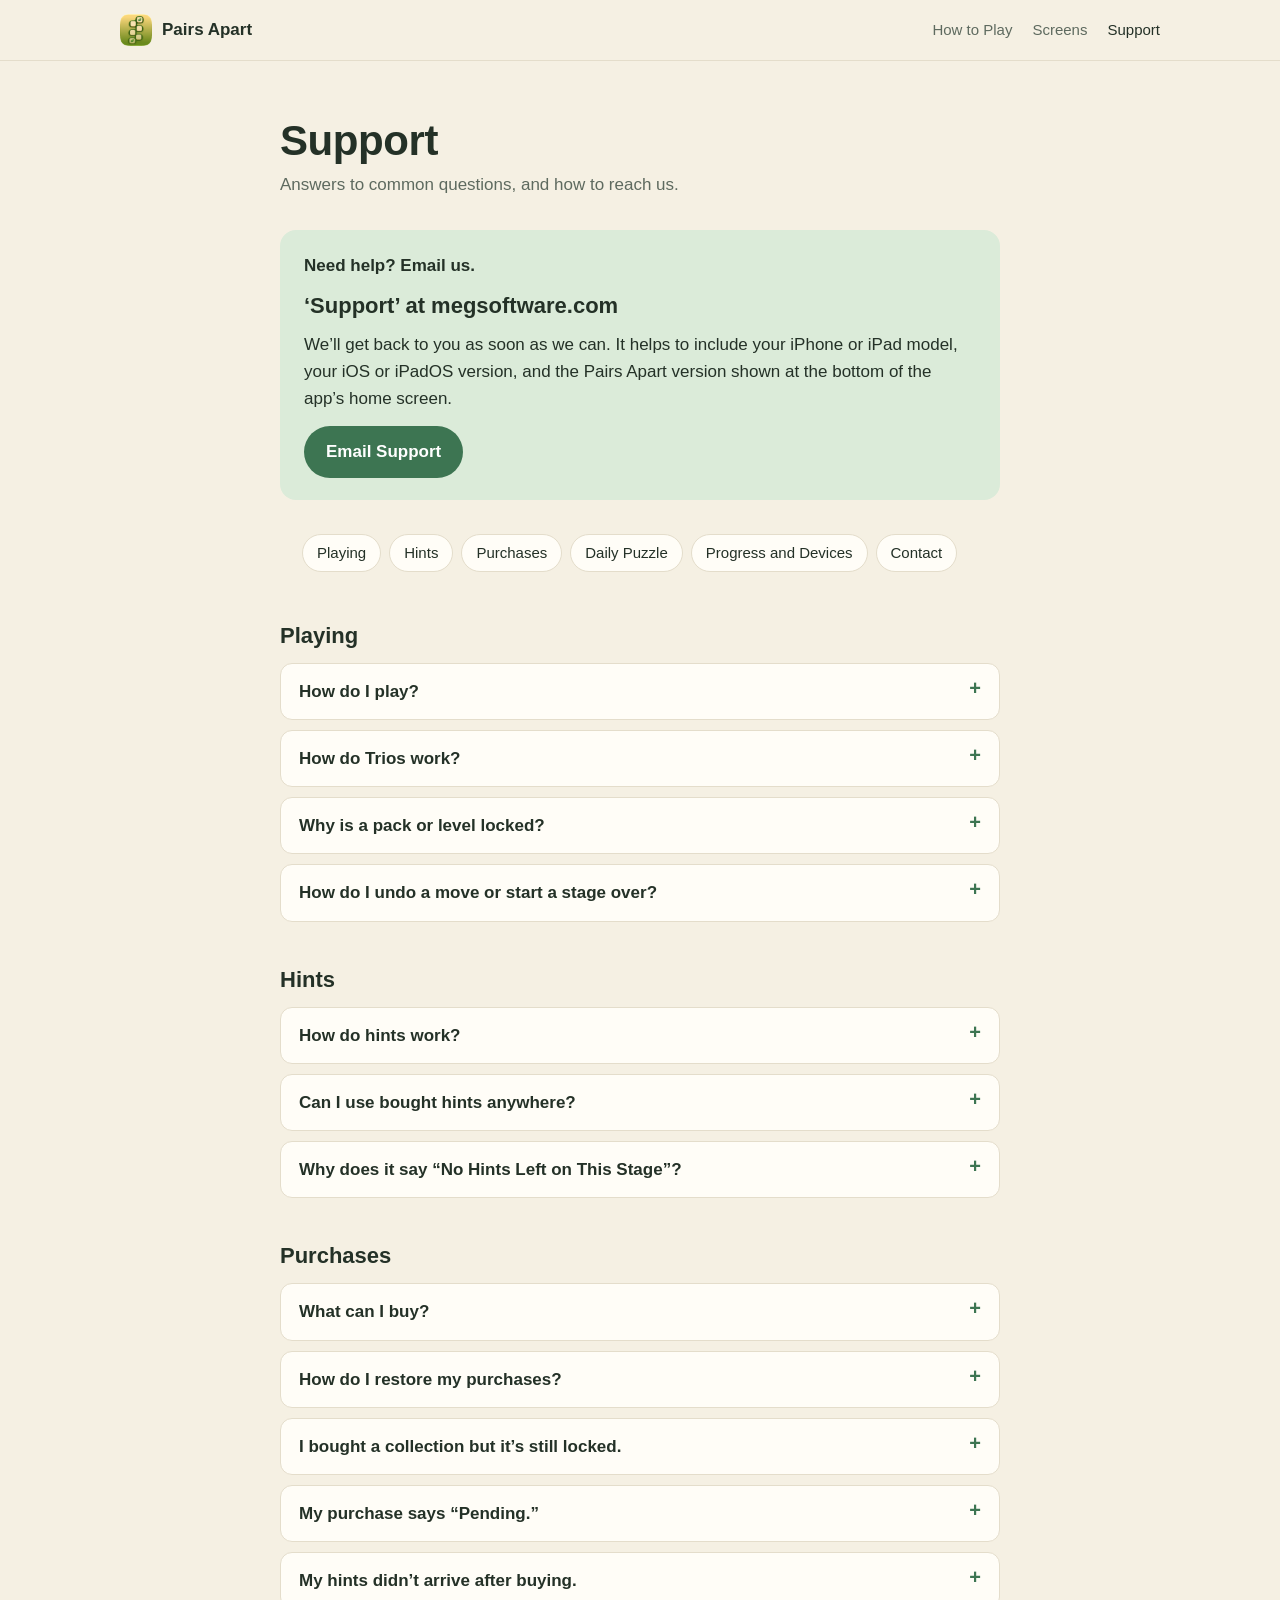
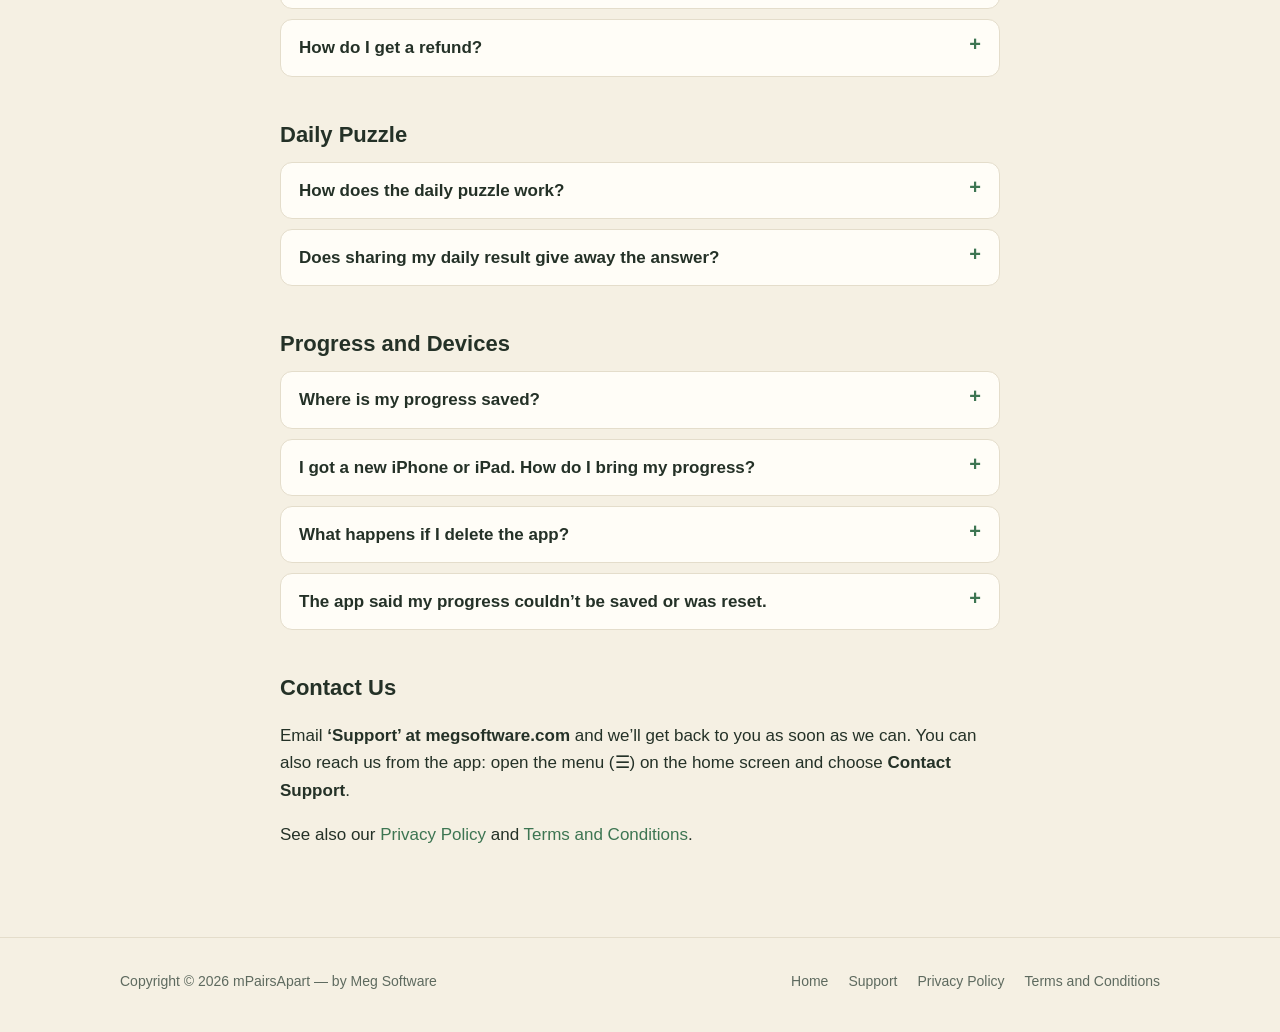
<file: support/index.html>
<!doctype html>
<html lang="en">
<head>
  <meta charset="utf-8">
  <meta name="viewport" content="width=device-width, initial-scale=1">
  <title>Support — Pairs Apart</title>
  <meta name="description" content="Help with Pairs Apart: how to play, hints, purchases, restoring purchases, daily puzzles, and how to contact Meg Software.">
  <link rel="canonical" href="https://www.mpairsapart.com/support/">
  <link rel="icon" type="image/png" href="../Images/icon-192.png">
  <link rel="apple-touch-icon" href="../Images/apple-touch-icon.png">
  <link rel="stylesheet" href="../styles.css?v=3">
</head>
<body>
  <header class="site-header">
    <div class="wrap">
      <a class="brand" href="../"><img src="../Images/icon-192.png" alt="">Pairs Apart</a>
      <nav class="nav" aria-label="Main">
        <a class="hide-small" href="../#how-to-play">How to Play</a>
        <a class="hide-small" href="../#screens">Screens</a>
        <a href="../support/" aria-current="page">Support</a>
      </nav>
    </div>
  </header>

  <main class="doc">
    <h1>Support</h1>
    <p class="updated">Answers to common questions, and how to reach us.</p>

    <div class="summary">
      <p><strong>Need help? Email us.</strong></p>
      <p class="email">‘Support’ at megsoftware.com</p>
      <p>We’ll get back to you as soon as we can. It helps to include your iPhone or iPad model, your iOS or iPadOS version, and the Pairs Apart version shown at the bottom of the app’s home screen.</p>
      <p><a class="button" id="email-support" href="#contact">Email Support</a></p>
    </div>

    <ul class="quick-links" aria-label="Topics">
      <li><a href="#playing">Playing</a></li>
      <li><a href="#hints">Hints</a></li>
      <li><a href="#purchases">Purchases</a></li>
      <li><a href="#daily">Daily Puzzle</a></li>
      <li><a href="#progress">Progress and Devices</a></li>
      <li><a href="#contact">Contact</a></li>
    </ul>

    <div class="faq">
      <h2 id="playing">Playing</h2>

      <details>
        <summary>How do I play?</summary>
        <p>Every piece has a twin. The number on its badge is how many empty spaces sit between the two along the path. Drag pieces from the tray onto the board until every pair is the right distance apart.</p>
        <ul>
          <li>Count spaces one way along the path, including around turns.</li>
          <li>Padlocked pieces are already in the right place. Use them as clues.</li>
          <li>Rocks, roped-off spaces and other blocked spaces can’t hold a piece, but they still count toward the gap.</li>
        </ul>
        <p>You can replay the guided lesson any time from the menu (☰) on the home screen: choose <strong>Replay Training</strong>. In a puzzle, the menu also has <strong>How to Play</strong>.</p>
      </details>

      <details>
        <summary>How do Trios work?</summary>
        <p>In the Trios Collection every piece comes in threes. The badge is the number of empty spaces between each piece and the next one, so all three are evenly spaced. The Trio Trail lesson walks you through it.</p>
      </details>

      <details>
        <summary>Why is a pack or level locked?</summary>
        <p>Packs open in order. Finish the guided lesson to open The Garden, then master a pack’s Beginner, Easy and Medium levels to open the next pack. Within a pack, each level opens when you finish the one before it.</p>
        <p>The Garden’s Beginner, Easy and Medium levels are free. The rest of the Starter Collection opens when you buy it. The Trios Collection appears once you’ve finished The Garden’s Beginner, Easy and Medium levels.</p>
      </details>

      <details>
        <summary>How do I undo a move or start a stage over?</summary>
        <p>Tap the undo button beside the board to take back your last move. To clear the board and start the stage again, open the menu (☰) in the puzzle and choose <strong>Reset Puzzle</strong>. Pieces placed with a hint stay where they are, and hints you’ve used aren’t given back.</p>
      </details>

      <h2 id="hints">Hints</h2>

      <details>
        <summary>How do hints work?</summary>
        <p>Every stage comes with a free hint, and the hardest Hard and Expert stages (12 to 14) come with two. A hint places one piece in its correct spot. Free hints don’t carry over to the next stage.</p>
        <p>When a stage’s free hints are used up, you can use hints from your hint balance. You get three hints when you finish the training lesson, five more with each collection you buy, and you can buy hint packs from the hint store.</p>
        <p>A hint may move some of your pieces back to the tray to make room for the piece it places.</p>
      </details>

      <details>
        <summary>Can I use bought hints anywhere?</summary>
        <p>Yes. Hints from your balance work in any pack and level, and in the daily puzzle.</p>
      </details>

      <details>
        <summary>Why does it say “No Hints Left on This Stage”?</summary>
        <p>Each stage allows hints for up to half of its pairs, counting free and bought hints together, so there’s always part of the puzzle left for you to solve. Hints you haven’t used stay in your balance for the next stage.</p>
      </details>

      <h2 id="purchases">Purchases</h2>

      <details>
        <summary>What can I buy?</summary>
        <ul>
          <li><strong>Starter Collection</strong> and <strong>Trios Collection</strong>: one-time purchases. Each unlocks every level of its five packs, for good, and adds 5 bonus hints.</li>
          <li><strong>Hint packs</strong>: a Handful of Hints (10), a Bag of Hints (25) or a Chest of Hints (60). These are used up as you play.</li>
        </ul>
        <p>There are no subscriptions and no ads. Prices are shown in the app in your local currency.</p>
      </details>

      <details>
        <summary>How do I restore my purchases?</summary>
        <p>Open the menu (☰) on the home screen and choose <strong>Restore Purchases</strong>. You can also tap Restore Purchases on a collection’s unlock screen. Make sure you’re signed in to the App Store with the same Apple Account you used to buy.</p>
        <p>Restoring brings back collections. Hint packs are used up as you play, so they aren’t restored.</p>
      </details>

      <details>
        <summary>I bought a collection but it’s still locked.</summary>
        <ol>
          <li>Check that you’re connected to the internet.</li>
          <li>Open the menu (☰) on the home screen and choose <strong>Restore Purchases</strong>.</li>
          <li>Make sure you’re signed in to the App Store with the Apple Account you used to buy.</li>
        </ol>
        <p>Remember that packs still open in order after you buy: master a pack’s Beginner, Easy and Medium levels to open the next one. If a collection is still locked after restoring, email us.</p>
      </details>

      <details>
        <summary>My purchase says “Pending.”</summary>
        <p>The purchase is waiting for approval, for example from a parent through Ask to Buy, or for a payment problem to be fixed in your Apple Account. It’s added to the game automatically as soon as it’s approved.</p>
      </details>

      <details>
        <summary>My hints didn’t arrive after buying.</summary>
        <p>If Pairs Apart couldn’t save your hints when you bought them (for example, if your device was almost out of storage), it tells you so, and the App Store delivers the purchase again. Close and reopen Pairs Apart, and the hints are added then. Freeing up some storage space can help. If they still don’t appear, email us.</p>
      </details>

      <details>
        <summary>How do I get a refund?</summary>
        <p>Purchases are handled by Apple, so refunds are too. Request one at <a href="https://reportaproblem.apple.com">reportaproblem.apple.com</a>, signed in with the Apple Account you used to buy.</p>
      </details>

      <h2 id="daily">Daily Puzzle</h2>

      <details>
        <summary>How does the daily puzzle work?</summary>
        <p>Today’s Puzzle appears on the home screen once you’ve finished The Garden’s Easy level. There’s a new puzzle every day, and it changes at midnight where you are. Solve it on consecutive days to build a streak, and tap <strong>Calendar</strong> to see your streak, your best run, and how each past day went.</p>
        <p>The Starter and Trios Collections each have their own daily puzzle and streak.</p>
      </details>

      <details>
        <summary>Does sharing my daily result give away the answer?</summary>
        <p>No. The shared picture shows the date, the pack, and your moves and hints. It never shows the board.</p>
      </details>

      <h2 id="progress">Progress and Devices</h2>

      <details>
        <summary>Where is my progress saved?</summary>
        <p>On your device. Pairs Apart has no account, and your progress, saved games, daily results and hint balance aren’t sent to us.</p>
      </details>

      <details>
        <summary>I got a new iPhone or iPad. How do I bring my progress?</summary>
        <p>Pairs Apart doesn’t sync between devices. If you set up your new device from a backup of your old one (iCloud Backup or a computer backup), your progress comes with it. Collections you bought can always be brought back with <strong>Restore Purchases</strong>, on any device signed in to the same Apple Account.</p>
      </details>

      <details>
        <summary>What happens if I delete the app?</summary>
        <p>Deleting Pairs Apart deletes its progress and your hint balance from the device. Collections you bought can be restored with <strong>Restore Purchases</strong> after you reinstall.</p>
      </details>

      <details>
        <summary>The app said my progress couldn’t be saved or was reset.</summary>
        <p>This can happen if your device is almost out of storage, or, rarely, if the saved progress was damaged. Freeing up storage space usually fixes it. Collections you bought stay unlocked. If hints you bought are missing, email us and we’ll help.</p>
      </details>

      <h2 id="contact">Contact Us</h2>
      <p>Email <strong>‘Support’ at megsoftware.com</strong> and we’ll get back to you as soon as we can. You can also reach us from the app: open the menu (☰) on the home screen and choose <strong>Contact Support</strong>.</p>
      <p>See also our <a href="../privacy-policy/">Privacy Policy</a> and <a href="../terms-and-conditions/">Terms and Conditions</a>.</p>
    </div>
  </main>

  <footer class="site-footer">
    <div class="wrap">
      <span>Copyright © 2026 mPairsApart — by Meg Software</span>
      <nav aria-label="Footer">
        <a href="../">Home</a>
        <a href="../support/" aria-current="page">Support</a>
        <a href="../privacy-policy/">Privacy Policy</a>
        <a href="../terms-and-conditions/">Terms and Conditions</a>
      </nav>
    </div>
  </footer>

  <script>
    // The address is put together here, not written in the page, so it is
    // harder for spam bots to collect. Without JavaScript the button still
    // jumps to the contact section, which spells the address out.
    (function () {
      var link = document.getElementById("email-support");
      if (!link) return;
      var address = ["support", "megsoftware.com"].join("@");
      link.href = "mailto:" + address + "?subject=" + encodeURIComponent("Pairs Apart Support");
    })();
  </script>
</body>
</html>
</file>
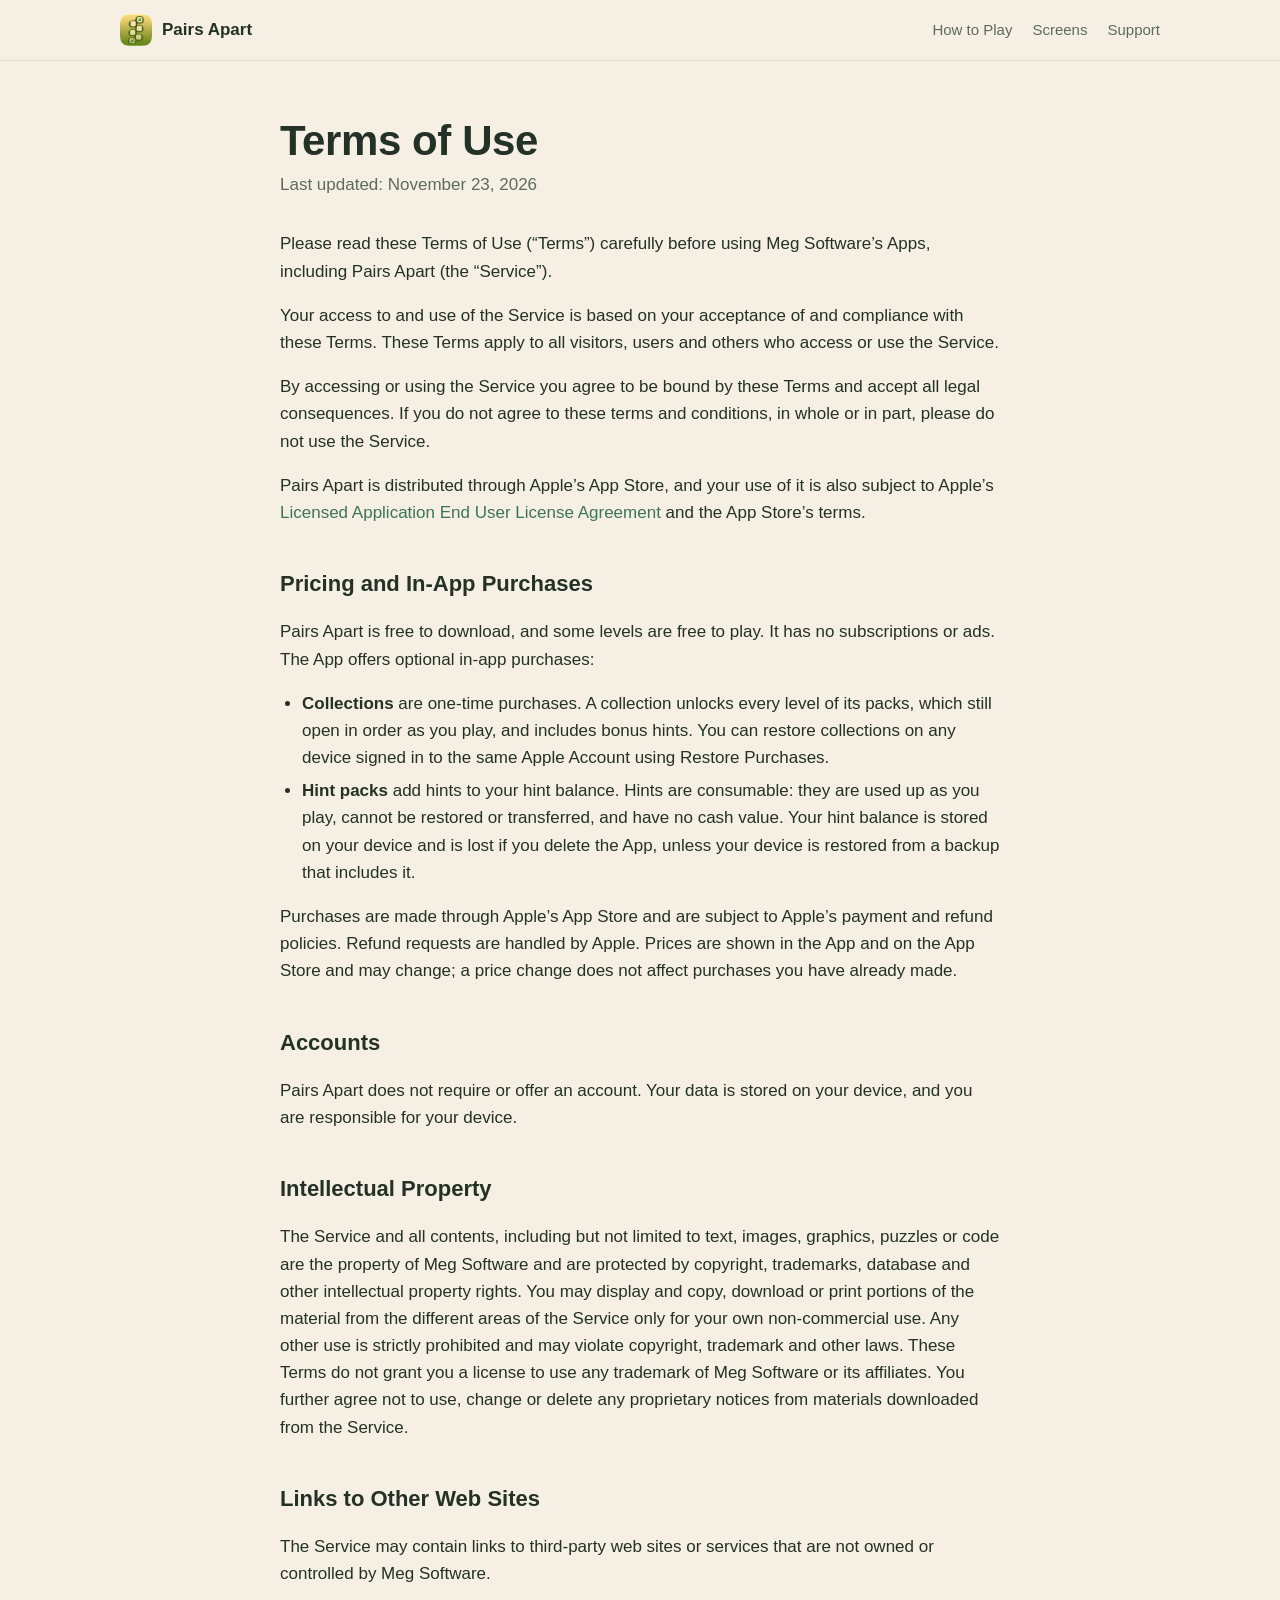
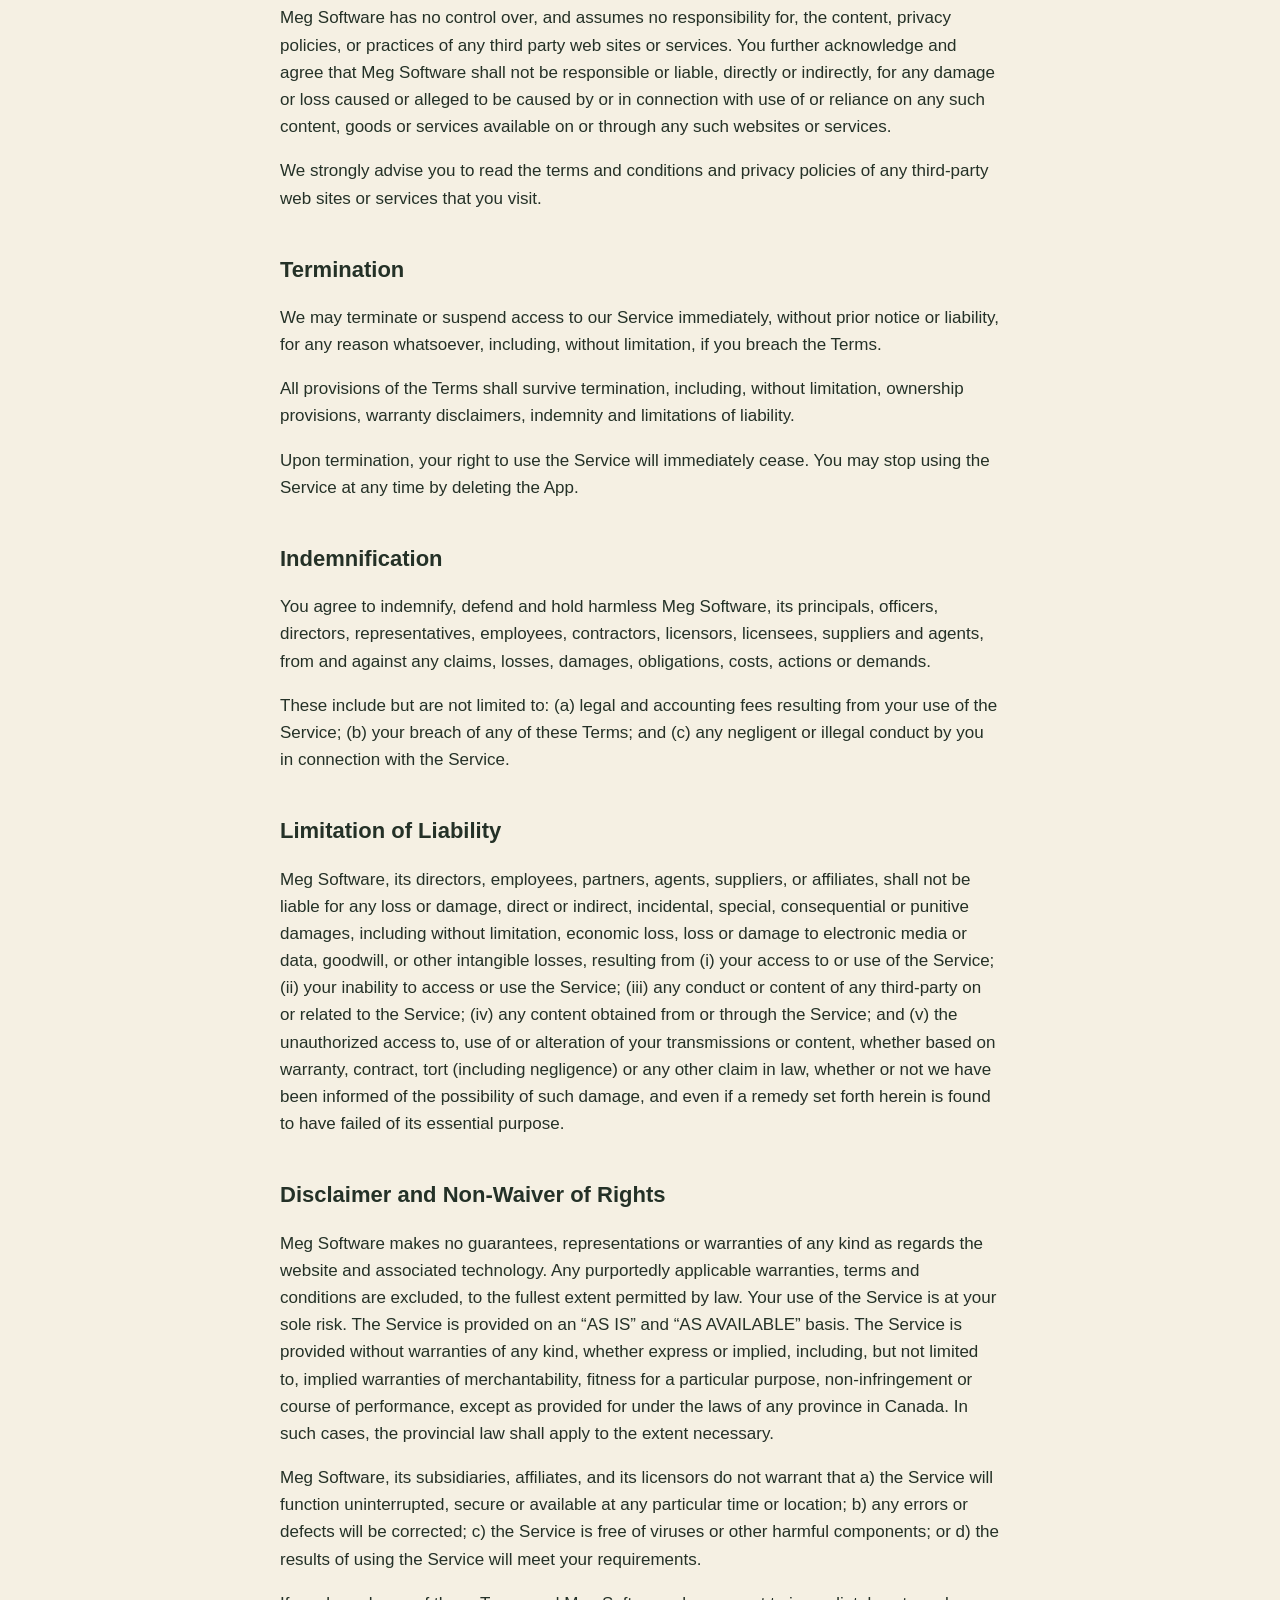
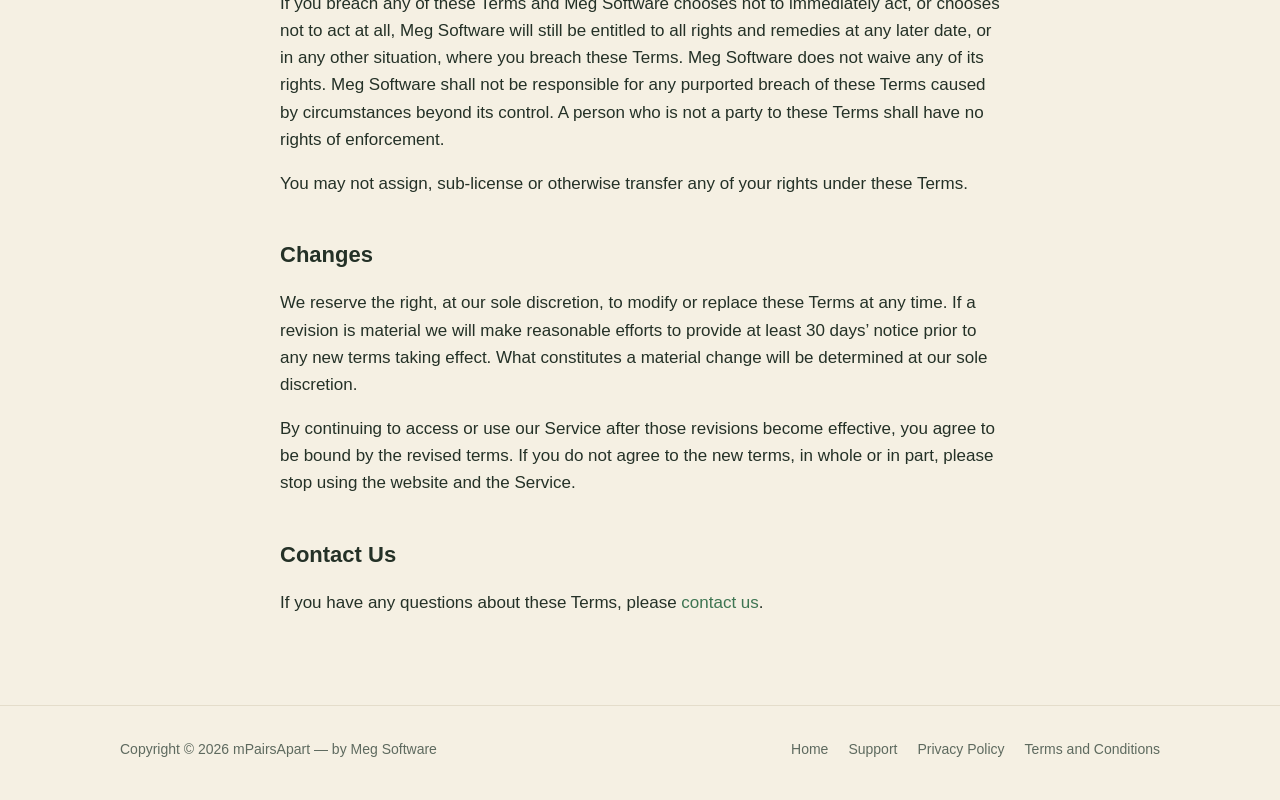
<file: terms-and-conditions/index.html>
<!doctype html>
<html lang="en">
<head>
  <meta charset="utf-8">
  <meta name="viewport" content="width=device-width, initial-scale=1">
  <title>Terms and Conditions — Pairs Apart</title>
  <meta name="description" content="Terms of Use for Meg Software apps, including Pairs Apart.">
  <link rel="canonical" href="https://www.mpairsapart.com/terms-and-conditions/">
  <link rel="icon" type="image/png" href="../Images/icon-192.png">
  <link rel="apple-touch-icon" href="../Images/apple-touch-icon.png">
  <link rel="stylesheet" href="../styles.css?v=3">
</head>
<body>
  <header class="site-header">
    <div class="wrap">
      <a class="brand" href="../"><img src="../Images/icon-192.png" alt="">Pairs Apart</a>
      <nav class="nav" aria-label="Main">
        <a class="hide-small" href="../#how-to-play">How to Play</a>
        <a class="hide-small" href="../#screens">Screens</a>
        <a href="../support/">Support</a>
      </nav>
    </div>
  </header>

  <main class="doc">
    <h1>Terms of Use</h1>
    <p class="updated">Last updated: November 23, 2026</p>
    <p>Please read these Terms of Use (“Terms”) carefully before using Meg Software’s Apps, including Pairs Apart (the “Service”).</p>
    <p>Your access to and use of the Service is based on your acceptance of and compliance with these Terms. These Terms apply to all visitors, users and others who access or use the Service.</p>
    <p>By accessing or using the Service you agree to be bound by these Terms and accept all legal consequences. If you do not agree to these terms and conditions, in whole or in part, please do not use the Service.</p>
    <p>Pairs Apart is distributed through Apple’s App Store, and your use of it is also subject to Apple’s <a href="https://www.apple.com/legal/internet-services/itunes/dev/stdeula/">Licensed Application End User License Agreement</a> and the App Store’s terms.</p>

    <h2>Pricing and In-App Purchases</h2>
    <p>Pairs Apart is free to download, and some levels are free to play. It has no subscriptions or ads. The App offers optional in-app purchases:</p>
    <ul>
      <li><strong>Collections</strong> are one-time purchases. A collection unlocks every level of its packs, which still open in order as you play, and includes bonus hints. You can restore collections on any device signed in to the same Apple Account using Restore Purchases.</li>
      <li><strong>Hint packs</strong> add hints to your hint balance. Hints are consumable: they are used up as you play, cannot be restored or transferred, and have no cash value. Your hint balance is stored on your device and is lost if you delete the App, unless your device is restored from a backup that includes it.</li>
    </ul>
    <p>Purchases are made through Apple’s App Store and are subject to Apple’s payment and refund policies. Refund requests are handled by Apple. Prices are shown in the App and on the App Store and may change; a price change does not affect purchases you have already made.</p>

    <h2>Accounts</h2>
    <p>Pairs Apart does not require or offer an account. Your data is stored on your device, and you are responsible for your device.</p>

    <h2>Intellectual Property</h2>
    <p>The Service and all contents, including but not limited to text, images, graphics, puzzles or code are the property of Meg Software and are protected by copyright, trademarks, database and other intellectual property rights. You may display and copy, download or print portions of the material from the different areas of the Service only for your own non-commercial use. Any other use is strictly prohibited and may violate copyright, trademark and other laws. These Terms do not grant you a license to use any trademark of Meg Software or its affiliates. You further agree not to use, change or delete any proprietary notices from materials downloaded from the Service.</p>

    <h2>Links to Other Web Sites</h2>
    <p>The Service may contain links to third-party web sites or services that are not owned or controlled by Meg Software.</p>
    <p>Meg Software has no control over, and assumes no responsibility for, the content, privacy policies, or practices of any third party web sites or services. You further acknowledge and agree that Meg Software shall not be responsible or liable, directly or indirectly, for any damage or loss caused or alleged to be caused by or in connection with use of or reliance on any such content, goods or services available on or through any such websites or services.</p>
    <p>We strongly advise you to read the terms and conditions and privacy policies of any third-party web sites or services that you visit.</p>

    <h2>Termination</h2>
    <p>We may terminate or suspend access to our Service immediately, without prior notice or liability, for any reason whatsoever, including, without limitation, if you breach the Terms.</p>
    <p>All provisions of the Terms shall survive termination, including, without limitation, ownership provisions, warranty disclaimers, indemnity and limitations of liability.</p>
    <p>Upon termination, your right to use the Service will immediately cease. You may stop using the Service at any time by deleting the App.</p>

    <h2>Indemnification</h2>
    <p>You agree to indemnify, defend and hold harmless Meg Software, its principals, officers, directors, representatives, employees, contractors, licensors, licensees, suppliers and agents, from and against any claims, losses, damages, obligations, costs, actions or demands.</p>
    <p>These include but are not limited to: (a) legal and accounting fees resulting from your use of the Service; (b) your breach of any of these Terms; and (c) any negligent or illegal conduct by you in connection with the Service.</p>

    <h2>Limitation of Liability</h2>
    <p>Meg Software, its directors, employees, partners, agents, suppliers, or affiliates, shall not be liable for any loss or damage, direct or indirect, incidental, special, consequential or punitive damages, including without limitation, economic loss, loss or damage to electronic media or data, goodwill, or other intangible losses, resulting from (i) your access to or use of the Service; (ii) your inability to access or use the Service; (iii) any conduct or content of any third-party on or related to the Service; (iv) any content obtained from or through the Service; and (v) the unauthorized access to, use of or alteration of your transmissions or content, whether based on warranty, contract, tort (including negligence) or any other claim in law, whether or not we have been informed of the possibility of such damage, and even if a remedy set forth herein is found to have failed of its essential purpose.</p>

    <h2>Disclaimer and Non-Waiver of Rights</h2>
    <p>Meg Software makes no guarantees, representations or warranties of any kind as regards the website and associated technology. Any purportedly applicable warranties, terms and conditions are excluded, to the fullest extent permitted by law. Your use of the Service is at your sole risk. The Service is provided on an “AS IS” and “AS AVAILABLE” basis. The Service is provided without warranties of any kind, whether express or implied, including, but not limited to, implied warranties of merchantability, fitness for a particular purpose, non-infringement or course of performance, except as provided for under the laws of any province in Canada. In such cases, the provincial law shall apply to the extent necessary.</p>
    <p>Meg Software, its subsidiaries, affiliates, and its licensors do not warrant that a) the Service will function uninterrupted, secure or available at any particular time or location; b) any errors or defects will be corrected; c) the Service is free of viruses or other harmful components; or d) the results of using the Service will meet your requirements.</p>
    <p>If you breach any of these Terms and Meg Software chooses not to immediately act, or chooses not to act at all, Meg Software will still be entitled to all rights and remedies at any later date, or in any other situation, where you breach these Terms. Meg Software does not waive any of its rights. Meg Software shall not be responsible for any purported breach of these Terms caused by circumstances beyond its control. A person who is not a party to these Terms shall have no rights of enforcement.</p>
    <p>You may not assign, sub-license or otherwise transfer any of your rights under these Terms.</p>

    <h2>Changes</h2>
    <p>We reserve the right, at our sole discretion, to modify or replace these Terms at any time. If a revision is material we will make reasonable efforts to provide at least 30 days’ notice prior to any new terms taking effect. What constitutes a material change will be determined at our sole discretion.</p>
    <p>By continuing to access or use our Service after those revisions become effective, you agree to be bound by the revised terms. If you do not agree to the new terms, in whole or in part, please stop using the website and the Service.</p>

    <h2>Contact Us</h2>
    <p>If you have any questions about these Terms, please <a href="../support/#contact">contact us</a>.</p>
  </main>

  <footer class="site-footer">
    <div class="wrap">
      <span>Copyright © 2026 mPairsApart — by Meg Software</span>
      <nav aria-label="Footer">
        <a href="../">Home</a>
        <a href="../support/">Support</a>
        <a href="../privacy-policy/">Privacy Policy</a>
        <a href="../terms-and-conditions/" aria-current="page">Terms and Conditions</a>
      </nav>
    </div>
  </footer>
</body>
</html>
</file>
<file: styles.css>
/* mPairsApart website — one stylesheet for every page. Light and dark follow the visitor's system.
   Colors come from the app: cream paper, deep green ink, garden green accent, warm trail orange. */

:root {
  --bg: #f5f0e3;
  --surface: #fffdf7;
  --text: #243127;
  --muted: #5e6a5f;
  --border: #e4ddcb;
  --accent: #3d7552;
  --accent-strong: #2c5a3d;
  --accent-soft: #dbebd9;
  --warm: #a8652e;
  --warm-soft: #f3e3c8;
  --shadow: 0 1px 2px rgba(36, 49, 39, 0.06), 0 8px 24px rgba(36, 49, 39, 0.07);
  --radius: 16px;
  --max: 1080px;
}

@media (prefers-color-scheme: dark) {
  :root {
    --bg: #121612;
    --surface: #1b211c;
    --text: #eef2ea;
    --muted: #a9b4a8;
    --border: #2e372f;
    --accent: #7fc495;
    --accent-strong: #a3d8b2;
    --accent-soft: #213428;
    --warm: #e6a26a;
    --warm-soft: #3a2a1c;
    --shadow: 0 1px 2px rgba(0, 0, 0, 0.4), 0 8px 24px rgba(0, 0, 0, 0.3);
  }
}

* { box-sizing: border-box; }

html { -webkit-text-size-adjust: 100%; scroll-behavior: smooth; }

/* Jump links land below the sticky header. */
[id] { scroll-margin-top: 76px; }

body {
  margin: 0;
  background: var(--bg);
  color: var(--text);
  font: 17px/1.6 -apple-system, BlinkMacSystemFont, "SF Pro Text", "Helvetica Neue", Helvetica, Arial, sans-serif;
}

a { color: var(--accent); text-decoration: none; }
a:hover { text-decoration: underline; }

img { max-width: 100%; height: auto; }

.wrap { max-width: var(--max); margin: 0 auto; padding: 0 20px; }

/* Header */
.site-header {
  position: sticky;
  top: 0;
  z-index: 10;
  background: var(--bg);
  border-bottom: 1px solid var(--border);
}
.site-header .wrap {
  display: flex;
  align-items: center;
  justify-content: space-between;
  gap: 16px;
  height: 60px;
}
.brand {
  display: flex;
  align-items: center;
  gap: 10px;
  font-weight: 700;
  color: var(--text);
}
.brand:hover { text-decoration: none; }
.brand img { width: 32px; height: 32px; border-radius: 8px; }
.nav { display: flex; gap: 20px; font-size: 15px; }
.nav a { color: var(--muted); }
.nav a:hover, .nav a[aria-current="page"] { color: var(--text); text-decoration: none; }

/* Buttons */
.button {
  display: inline-block;
  padding: 12px 22px;
  border-radius: 999px;
  background: var(--accent);
  color: #fff;
  font-weight: 600;
}
@media (prefers-color-scheme: dark) { .button { color: #121612; } }
.button:hover { background: var(--accent-strong); text-decoration: none; }
.button.secondary {
  background: transparent;
  color: var(--accent);
  border: 1px solid var(--border);
}
.button.secondary:hover { background: var(--accent-soft); }

.app-store-badge img { height: 54px; width: auto; display: block; }

/* Hero */
.hero { padding: 64px 0 48px; }
.hero .wrap {
  display: grid;
  grid-template-columns: 1.2fr 0.8fr;
  gap: 48px;
  align-items: center;
}
.hero h1 {
  font-size: clamp(36px, 6vw, 56px);
  line-height: 1.08;
  letter-spacing: -0.02em;
  margin: 0 0 16px;
}
.hero h1 .accent { color: var(--accent); }
.hero p.lead { font-size: 20px; margin: 0 0 16px; }
.hero p { color: var(--muted); margin: 0 0 16px; }
.hero .actions { display: flex; gap: 14px; align-items: center; flex-wrap: wrap; margin-top: 24px; }
.hero .note { margin-top: 12px; font-size: 14px; color: var(--muted); }
.hero .cover img {
  display: block;
  width: auto;
  max-height: 640px;
  margin: 0 auto;
  border-radius: 28px;
  box-shadow: 0 16px 40px rgba(0, 0, 0, 0.18);
}

/* Hero illustration: an iPhone showing a Garden puzzle mid-solve, drawn
   in HTML so it stays sharp and in the site's palette. Everything inside
   is sized in em, so the whole phone scales from one font-size. The
   phone's screen keeps the app's light look in both site themes. */
.hero-art {
  --g-surface: #fffdf7;
  --g-ink: #243127;
  --g-muted: #667366;
  --g-accent: #3d7552;
  --g-soft: #dbebd9;
  --g-track: #dbd9c9;
  --g-warm: #a8652e;
  --g-warm-soft: #f3e3c8;
  position: relative;
  font-size: 16px;
  padding: 24px 0;
  display: grid;
  place-items: center;
}
.hero-art::before {
  content: "";
  position: absolute;
  width: 88%;
  aspect-ratio: 1;
  top: 50%;
  left: 50%;
  transform: translate(-50%, -50%);
  border-radius: 50%;
  background: radial-gradient(circle, var(--accent-soft) 0%, var(--accent-soft) 45%, transparent 70%);
  opacity: 0.9;
}

.phone {
  position: relative;
  width: 19.5em;
  padding: 0.6em;
  border-radius: 3em;
  background: #1d231e;
  box-shadow: 0 0 0 1px rgba(255, 255, 255, 0.06) inset, 0 24px 48px rgba(36, 49, 39, 0.28), 0 4px 12px rgba(36, 49, 39, 0.18);
  transform: rotate(-2deg);
}
.screen {
  position: relative;
  overflow: hidden;
  isolation: isolate;
  border-radius: 2.45em;
  padding: 0.7em 0.9em 1.1em;
  background: #f5f0e3;
  color: var(--g-ink);
  line-height: 1.3;
}
.screen::before {
  content: "";
  position: absolute;
  inset: 0;
  z-index: -1;
  background: url("Images/garden-web.jpg") center / cover no-repeat;
  opacity: 0.85;
  mix-blend-mode: multiply;
}

.status { display: flex; align-items: center; justify-content: space-between; font-size: 0.8em; font-weight: 600; padding: 0.35em 1.6em 0; }
.status .island { width: 6.2em; height: 1.6em; border-radius: 1em; background: #1d231e; }
.status .bars { display: flex; gap: 2px; align-items: flex-end; }
.status .bars i { width: 3px; border-radius: 1px; background: var(--g-ink); }
.status .bars i:nth-child(1) { height: 5px; }
.status .bars i:nth-child(2) { height: 7px; }
.status .bars i:nth-child(3) { height: 9px; }

.p-title { text-align: center; font-weight: 700; font-size: 0.95em; margin: 0.75em 0 0.6em; }
.p-info {
  display: flex;
  justify-content: space-between;
  align-items: flex-end;
  padding: 0.45em 0.7em;
  border-radius: 0.8em;
  background: rgba(255, 253, 247, 0.75);
  border: 1px solid rgba(36, 49, 39, 0.08);
  margin-bottom: 0.7em;
}
.p-eyebrow { font-size: 0.6em; font-weight: 700; letter-spacing: 0.05em; text-transform: uppercase; color: #4f8599; }
.p-moves .p-eyebrow { color: var(--g-muted); }
.p-line { font-size: 0.78em; }
.p-moves { text-align: right; font-size: 0.85em; }
.p-moves b { display: block; font-size: 0.9em; }

.p-play { display: flex; gap: 0.5em; align-items: flex-start; }
.p-board {
  position: relative;
  flex: 1;
  display: grid;
  grid-template-columns: 3.6em 3.6em;
  grid-template-rows: repeat(4, 3.6em);
  column-gap: 2.6em;
  row-gap: 0.6em;
  justify-content: center;
  padding: 0.8em 0;
  border-radius: 1em;
  border: 1px solid rgba(36, 49, 39, 0.15);
  background: rgba(255, 253, 247, 0.2);
}
.p-board svg { position: absolute; top: 0.8em; left: 50%; width: 9.8em; height: 16.2em; transform: translateX(-50%); }

.p-slot, .p-piece {
  position: relative;
  display: grid;
  place-items: center;
  border-radius: 0.7em;
  border: 2px solid var(--g-track);
  background: var(--g-surface);
}
.p-slot.ok { background: var(--g-soft); border-color: var(--g-accent); }
.p-slot.lock { border-color: #9aa79a; }
.p-slot .lk { position: absolute; left: -0.35em; top: -0.4em; width: 0.8em; height: 0.8em; color: var(--g-muted); }
.p-slot.drop { border-color: var(--g-accent); border-style: dashed; background: rgba(219, 235, 217, 0.55); }
.p-slot .e, .p-piece .e { font-size: 2em; line-height: 1; }
.p-slot .b, .p-piece .b, .float-tile .b {
  position: absolute;
  right: -0.4em;
  bottom: -0.4em;
  min-width: 1.25em;
  height: 1.25em;
  padding: 0 0.3em;
  border-radius: 1em;
  background: var(--g-ink);
  color: #f5f0e3;
  font-size: 0.72em;
  font-weight: 700;
  line-height: 1.25em;
  text-align: center;
}
/* The four spaces between the ladybirds, counted along the path. */
.p-slot .n {
  position: absolute;
  top: -0.45em;
  right: -0.45em;
  width: 1.45em;
  height: 1.45em;
  border-radius: 50%;
  background: var(--g-warm);
  border: 2px solid #fff;
  color: #fff;
  font-size: 0.7em;
  font-weight: 800;
  line-height: calc(1.45em - 4px);
  text-align: center;
}

.p-tray {
  display: flex;
  flex-direction: column;
  gap: 0.55em;
  padding: 0.45em;
  border-radius: 1em;
  border: 1px solid rgba(36, 49, 39, 0.15);
  background: rgba(255, 253, 247, 0.3);
}
.p-piece { width: 3.1em; height: 3.1em; border-color: transparent; }
.p-piece .e { font-size: 1.75em; }
.p-piece.sel { border: 3px solid var(--g-accent); box-shadow: 0 0 0.6em rgba(61, 117, 82, 0.35); }
.p-piece.empty { background: transparent; border: 2px dashed rgba(102, 115, 102, 0.45); }

.p-callout {
  display: flex;
  align-items: center;
  justify-content: center;
  gap: 0.5em;
  margin: 0.85em auto 0;
  width: fit-content;
  padding: 0.35em 0.85em 0.35em 0.4em;
  border-radius: 1em;
  background: var(--g-warm-soft);
  color: var(--g-warm);
  font-size: 0.78em;
  font-weight: 700;
}
.p-callout span { padding: 0.1em 0.5em; border-radius: 1em; background: var(--g-warm); color: #fff; }
.p-pill {
  margin: 0.55em auto 0;
  width: fit-content;
  padding: 0.3em 0.9em;
  border-radius: 1em;
  background: rgba(255, 253, 247, 0.85);
  border: 1px solid rgba(36, 49, 39, 0.1);
  font-size: 0.75em;
}

/* Loose garden pieces drifting around the phone. */
.float-tile {
  position: absolute;
  z-index: 1;
  display: grid;
  place-items: center;
  width: 3.8em;
  height: 3.8em;
  border-radius: 0.9em;
  background: var(--g-surface);
  box-shadow: 0 10px 24px rgba(36, 49, 39, 0.18);
  color: var(--g-ink);
}
.float-tile .e { font-size: 2.1em; line-height: 1; }
/* Placed from the phone's centre line so they only overlap its bezel. */
.float-tile.t1 { top: 22%; left: calc(50% - 13.2em); transform: rotate(-10deg); }
.float-tile.t2 { top: 50%; right: calc(50% - 13.2em); transform: rotate(8deg); }
.float-tile.t3 { bottom: 26%; left: calc(50% - 13em); transform: rotate(6deg); }
.hero { overflow-x: clip; }
/* The loose pieces need room on both sides of the phone; below this
   width they would hang off the screen, so leave them out. */
@media (max-width: 999px) {
  .float-tile { display: none; }
}
/* One column: a smaller phone, closer to the text above it. */
@media (max-width: 820px) {
  .hero-art { font-size: 14px; padding: 0; margin-top: 8px; }
}

/* Sections */
section { padding: 56px 0; }
section h2 {
  font-size: clamp(28px, 4vw, 36px);
  letter-spacing: -0.01em;
  line-height: 1.2;
  margin: 0 0 12px;
  text-align: center;
}
section p.section-lead {
  max-width: 680px;
  margin: 0 auto 36px;
  text-align: center;
  color: var(--muted);
}

.band {
  background: var(--surface);
  border-top: 1px solid var(--border);
  border-bottom: 1px solid var(--border);
}

.card {
  background: var(--surface);
  border: 1px solid var(--border);
  border-radius: var(--radius);
  padding: 24px;
  box-shadow: var(--shadow);
}
.card h3 { margin: 0 0 8px; font-size: 19px; }
.card p { margin: 0 0 12px; color: var(--muted); }
.card p:last-child { margin-bottom: 0; }
.band .card { background: var(--bg); }

.two-col {
  display: grid;
  grid-template-columns: 1fr 1fr;
  gap: 20px;
  align-items: start;
}

.three-col {
  display: grid;
  grid-template-columns: repeat(3, 1fr);
  gap: 20px;
  align-items: start;
}

/* How to play: numbered steps */
.step-number {
  display: grid;
  place-items: center;
  width: 36px;
  height: 36px;
  border-radius: 50%;
  background: var(--warm-soft);
  color: var(--warm);
  font-weight: 800;
  margin-bottom: 12px;
}

.feature-list { list-style: none; margin: 0; padding: 0; display: grid; gap: 10px; }
.feature-list li { display: grid; grid-template-columns: 24px 1fr; gap: 10px; align-items: start; }
.feature-list li::before {
  content: "✓";
  display: grid;
  place-items: center;
  width: 24px;
  height: 24px;
  margin-top: 2px;
  border-radius: 50%;
  background: var(--accent-soft);
  color: var(--accent);
  font-size: 14px;
  font-weight: 700;
}

.pack-list { margin: 12px 0 0; color: var(--muted); font-size: 15px; }
.pack-list strong { color: var(--text); }

/* Screens gallery */
.screens {
  display: grid;
  grid-template-columns: repeat(4, 1fr);
  gap: 20px;
}
.screens img {
  display: block;
  width: 100%;
  border-radius: 18px;
  box-shadow: 0 12px 28px rgba(0, 0, 0, 0.14);
}

/* Download */
.download { text-align: center; }
.download .app-store-badge { display: inline-block; margin: 8px auto 12px; }
.download p { color: var(--muted); margin: 0; }

/* Legal and support pages */
.doc { max-width: 760px; margin: 0 auto; padding: 56px 20px 72px; }
.doc h1 { font-size: clamp(32px, 5vw, 42px); line-height: 1.15; margin: 0 0 6px; letter-spacing: -0.01em; }
.doc .updated { color: var(--muted); margin: 0 0 32px; }
.doc h2 { font-size: 22px; margin: 40px 0 10px; text-align: left; }
.doc h3 { font-size: 18px; margin: 24px 0 8px; }
.doc ul, .doc ol { padding-left: 22px; }
.doc li { margin: 6px 0; }
.doc .summary {
  background: var(--accent-soft);
  border-radius: var(--radius);
  padding: 22px 24px;
  margin-bottom: 28px;
}
.doc .summary p { margin: 0 0 8px; }
.doc .summary p:last-child { margin: 0; }
.doc .email { font-size: 22px; font-weight: 700; }
.doc .summary .button { margin-top: 6px; }

/* Support page: quick links and FAQ */
.quick-links {
  display: flex;
  flex-wrap: wrap;
  gap: 8px;
  margin: 0 0 8px;
  padding: 0;
  list-style: none;
}
.quick-links a {
  display: inline-block;
  padding: 6px 14px;
  border-radius: 999px;
  border: 1px solid var(--border);
  background: var(--surface);
  color: var(--text);
  font-size: 15px;
}
.quick-links a:hover { background: var(--accent-soft); text-decoration: none; }

.faq details {
  background: var(--surface);
  border: 1px solid var(--border);
  border-radius: 12px;
  margin: 10px 0;
  padding: 0 18px;
}
.faq summary {
  cursor: pointer;
  font-weight: 600;
  padding: 14px 0;
  list-style: none;
  display: flex;
  justify-content: space-between;
  gap: 16px;
}
.faq summary::-webkit-details-marker { display: none; }
.faq summary::after {
  content: "+";
  color: var(--accent);
  font-weight: 700;
  font-size: 20px;
  line-height: 1;
}
.faq details[open] summary::after { content: "–"; }
.faq details > *:not(summary) { color: var(--muted); }
.faq details > p:last-child, .faq details > ul:last-child, .faq details > ol:last-child { margin-bottom: 16px; }
.faq details p:first-of-type { margin-top: 0; }

/* Footer */
.site-footer {
  border-top: 1px solid var(--border);
  padding: 32px 0 40px;
  color: var(--muted);
  font-size: 14px;
}
.site-footer .wrap { display: flex; flex-wrap: wrap; gap: 12px 24px; justify-content: space-between; }
.site-footer nav { display: flex; gap: 20px; flex-wrap: wrap; }
.site-footer a { color: var(--muted); }

@media (max-width: 1000px) {
  .screens { grid-template-columns: repeat(2, 1fr); max-width: 640px; margin: 0 auto; }
}

@media (max-width: 820px) {
  .hero .wrap { grid-template-columns: 1fr; }
  .hero .cover img { max-height: 520px; }
  .two-col, .three-col { grid-template-columns: 1fr; }
}

@media (max-width: 400px) {
  .hero-art { font-size: 13px; }
}

@media (max-width: 640px) {
  .nav { gap: 14px; font-size: 14px; }
  .nav .hide-small { display: none; }
  .hero { padding: 40px 0 32px; }
  section { padding: 40px 0; }
}
</file>
